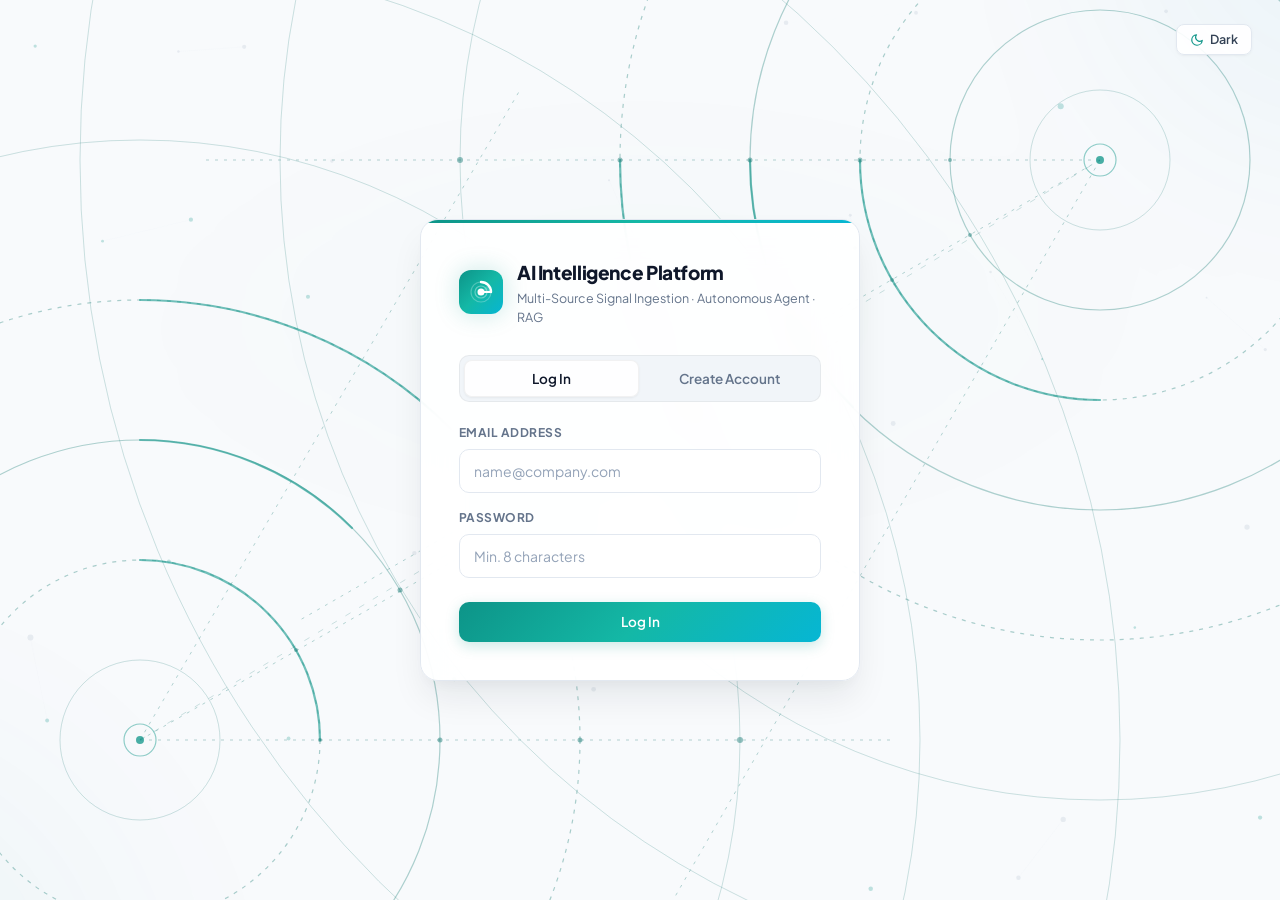
<file: frontend/index.html>
<!doctype html>
<html lang="en" data-theme="light">
<head>
  <meta charset="utf-8">
  <meta name="viewport" content="width=device-width, initial-scale=1">
  <title>AI Intelligence Platform — Multi-Source Intel &amp; Agent</title>
  <link rel="stylesheet" href="style.css?v=6">
  <!-- Multi-source Signal Radar & Intelligence Core Animated Favicon -->
  <link rel="icon" href="data:image/svg+xml,<svg xmlns=%22http://www.w3.org/2000/svg%22 viewBox=%220 0 32 32%22><style>@keyframes r{to{transform:rotate(360deg)}}.s{transform-origin:16px 16px;animation:r 8s linear infinite}</style><rect width=%2232%22 height=%2232%22 rx=%228%22 fill=%22%230d9488%22/><circle cx=%2216%22 cy=%2216%22 r=%2211%22 stroke=%22%23ffffff%22 stroke-width=%221.4%22 stroke-opacity=%220.3%22 fill=%22none%22/><circle cx=%2216%22 cy=%2216%22 r=%226.5%22 stroke=%22%23ffffff%22 stroke-width=%221.4%22 stroke-opacity=%220.5%22 fill=%22none%22/><g class=%22s%22><path d=%22M16 5a11 11 0 0 1 11 11%22 stroke=%22%23ffffff%22 stroke-width=%222.4%22 stroke-linecap=%22round%22 fill=%22none%22/><line x1=%2216%22 y1=%2216%22 x2=%2227%22 y2=%2216%22 stroke=%22%23ffffff%22 stroke-width=%221.8%22 stroke-linecap=%22round%22/></g><circle cx=%2216%22 cy=%2216%22 r=%222.5%22 fill=%22%23ffffff%22/></svg>">
  <script>
    // Apply user saved theme immediately to prevent any flash of unstyled content
    try {
      const savedTheme = localStorage.getItem("aip_theme") || "light";
      document.documentElement.setAttribute("data-theme", savedTheme);
    } catch (_) {}
  </script>
</head>
<body>
  <!-- Large Custom Vector Background: Dual Focal-Point Radar Rings & Aurora Depth -->
  <svg id="ambientBgSvg" class="ambient-svg-bg" aria-hidden="true" viewBox="0 0 1440 900" preserveAspectRatio="xMidYMid slice" xmlns="http://www.w3.org/2000/svg">
    <defs>
      <!-- Soft Aurora Blur Filter -->
      <filter id="auroraBlur" x="-30%" y="-30%" width="160%" height="160%">
        <feGaussianBlur stdDeviation="65" result="blur" />
      </filter>

      <!-- Crisp Technical Radar Linework Glow Filter (Subtle luminous contour for dark mode) -->
      <filter id="radarGlow" x="-30%" y="-30%" width="160%" height="160%">
        <feGaussianBlur stdDeviation="2.2" result="glow" />
        <feMerge>
          <feMergeNode in="glow" />
          <feMergeNode in="SourceGraphic" />
        </feMerge>
      </filter>

      <!-- North-East (Top-Right) Aurora Radial Gradient -->
      <radialGradient id="auroraGradientNE" cx="82%" cy="18%" r="48%" fx="82%" fy="18%">
        <stop offset="0%" class="aurora-stop-teal" stop-color="var(--primary)" stop-opacity="0.18" />
        <stop offset="45%" class="aurora-stop-cyan" stop-color="var(--info)" stop-opacity="0.10" />
        <stop offset="100%" stop-color="var(--primary)" stop-opacity="0" />
      </radialGradient>

      <!-- South-West (Bottom-Left) Aurora Radial Gradient -->
      <radialGradient id="auroraGradientSW" cx="15%" cy="82%" r="50%" fx="15%" fy="82%">
        <stop offset="0%" class="aurora-stop-cyan" stop-color="var(--info)" stop-opacity="0.16" />
        <stop offset="50%" class="aurora-stop-teal" stop-color="var(--primary)" stop-opacity="0.08" />
        <stop offset="100%" stop-color="var(--info)" stop-opacity="0" />
      </radialGradient>

      <!-- Center Ambient Glow -->
      <radialGradient id="auroraGradientCenter" cx="50%" cy="40%" r="55%">
        <stop offset="0%" class="aurora-stop-teal" stop-color="var(--primary)" stop-opacity="0.06" />
        <stop offset="100%" stop-color="var(--primary)" stop-opacity="0" />
      </radialGradient>
    </defs>

    <!-- Layer A: Soft Blurred Aurora Color Blobs -->
    <g class="aurora-blobs" filter="url(#auroraBlur)">
      <!-- Top-right aurora cloud -->
      <circle cx="1180" cy="160" r="380" fill="url(#auroraGradientNE)" />
      <!-- Bottom-left aurora cloud -->
      <circle cx="220" cy="740" r="420" fill="url(#auroraGradientSW)" />
      <!-- Subtle center depth blob -->
      <ellipse cx="720" cy="360" rx="550" ry="240" fill="url(#auroraGradientCenter)" />
    </g>

    <!-- Layer B: North-East Focal Radar Rings & Reticles (Primary Focal Point) -->
    <g class="radar-system radar-system-ne" transform="translate(1180, 160)">
      <!-- Faint concentric range rings -->
      <circle cx="0" cy="0" r="70" class="radar-ring-faint" />
      <circle cx="0" cy="0" r="150" class="radar-ring-solid" />
      <circle cx="0" cy="0" r="240" class="radar-ring-dashed" />
      <circle cx="0" cy="0" r="350" class="radar-ring-solid" />
      <circle cx="0" cy="0" r="480" class="radar-ring-dashed" />
      <circle cx="0" cy="0" r="640" class="radar-ring-faint" />
      <circle cx="0" cy="0" r="820" class="radar-ring-faint" />
      <circle cx="0" cy="0" r="1020" class="radar-ring-faint" />

      <!-- Segmented concentric sweep arcs -->
      <path d="M -240,0 A 240,240 0 0,0 0,240" class="radar-arc-accent" />
      <path d="M -350,0 A 350,350 0 0,0 -247,247" class="radar-arc-accent" />
      <path d="M -480,0 A 480,480 0 0,0 -339,339" class="radar-arc-accent" />

      <!-- Radial telemetry axes -->
      <line x1="0" y1="0" x2="-800" y2="460" class="radar-axis" />
      <line x1="0" y1="0" x2="-900" y2="0" class="radar-axis" />
      <line x1="0" y1="0" x2="-450" y2="780" class="radar-axis" />

      <!-- Degree calibration ticks along sweep lines -->
      <circle cx="-150" cy="0" r="2" class="radar-tick" />
      <circle cx="-240" cy="0" r="2.5" class="radar-tick" />
      <circle cx="-350" cy="0" r="2.5" class="radar-tick" />
      <circle cx="-480" cy="0" r="2.5" class="radar-tick" />
      <circle cx="-640" cy="0" r="3" class="radar-tick" />
      <circle cx="-130" cy="75" r="2" class="radar-tick" />
      <circle cx="-208" cy="120" r="2" class="radar-tick" />
      <circle cx="-303" cy="175" r="2.5" class="radar-tick" />
      <circle cx="-416" cy="240" r="2.5" class="radar-tick" />

      <!-- Center Node Marker -->
      <circle cx="0" cy="0" r="4" class="radar-center-node" />
      <circle cx="0" cy="0" r="16" class="radar-center-ring" />
    </g>

    <!-- Layer C: South-West Focal Radar Rings & Reticles (Secondary Focal Point) -->
    <g class="radar-system radar-system-sw" transform="translate(220, 740)">
      <!-- Faint concentric range rings -->
      <circle cx="0" cy="0" r="80" class="radar-ring-faint" />
      <circle cx="0" cy="0" r="180" class="radar-ring-dashed" />
      <circle cx="0" cy="0" r="300" class="radar-ring-solid" />
      <circle cx="0" cy="0" r="440" class="radar-ring-dashed" />
      <circle cx="0" cy="0" r="600" class="radar-ring-faint" />
      <circle cx="0" cy="0" r="780" class="radar-ring-faint" />
      <circle cx="0" cy="0" r="980" class="radar-ring-faint" />

      <!-- Segmented concentric sweep arcs -->
      <path d="M 0,-180 A 180,180 0 0,1 180,0" class="radar-arc-accent" />
      <path d="M 0,-300 A 300,300 0 0,1 212,-212" class="radar-arc-accent" />
      <path d="M 0,-440 A 440,440 0 0,1 311,-311" class="radar-arc-accent" />

      <!-- Radial telemetry axes -->
      <line x1="0" y1="0" x2="700" y2="-400" class="radar-axis" />
      <line x1="0" y1="0" x2="750" y2="0" class="radar-axis" />
      <line x1="0" y1="0" x2="380" y2="-650" class="radar-axis" />

      <!-- Degree calibration ticks along sweep lines -->
      <circle cx="180" cy="0" r="2" class="radar-tick" />
      <circle cx="300" cy="0" r="2.5" class="radar-tick" />
      <circle cx="440" cy="0" r="2.5" class="radar-tick" />
      <circle cx="600" cy="0" r="3" class="radar-tick" />
      <circle cx="156" cy="-90" r="2" class="radar-tick" />
      <circle cx="260" cy="-150" r="2.5" class="radar-tick" />
      <circle cx="381" cy="-220" r="2.5" class="radar-tick" />

      <!-- Center Node Marker -->
      <circle cx="0" cy="0" r="4" class="radar-center-node" />
      <circle cx="0" cy="0" r="16" class="radar-center-ring" />
    </g>

    <!-- Layer D: Connecting Sub-Telemetry Alignment Grid -->
    <g class="radar-grid-connectors">
      <line x1="220" y1="740" x2="1180" y2="160" class="radar-axis-diagonal" />
      <circle cx="700" cy="450" r="3" class="radar-tick" />
    </g>
  </svg>

  <!-- Faint Animated Knowledge Graph Canvas (Sits Above Vector Background) -->
  <canvas id="graphCanvas" class="graph-bg-canvas" aria-hidden="true"></canvas>

  <div class="app">

    <!-- ===================== Auth screen ===================== -->
    <section id="auth" class="auth-screen">
      <!-- Auth Top Theme Switcher -->
      <div class="auth-theme-bar">
        <button id="authThemeToggle" class="btn ghost small theme-toggle-btn" type="button" aria-label="Toggle theme">
          <svg class="theme-icon-moon" width="14" height="14" viewBox="0 0 24 24" fill="none" stroke="currentColor" stroke-width="2" stroke-linecap="round" stroke-linejoin="round">
            <path d="M21 12.79A9 9 0 1 1 11.21 3 7 7 0 0 0 21 12.79z"></path>
          </svg>
          <svg class="theme-icon-sun" width="14" height="14" viewBox="0 0 24 24" fill="none" stroke="currentColor" stroke-width="2" stroke-linecap="round" stroke-linejoin="round" style="display:none;">
            <circle cx="12" cy="12" r="5"></circle>
            <line x1="12" y1="1" x2="12" y2="3"></line>
            <line x1="12" y1="21" x2="12" y2="23"></line>
            <line x1="4.22" y1="4.22" x2="5.64" y2="5.64"></line>
            <line x1="18.36" y1="18.36" x2="19.78" y2="19.78"></line>
            <line x1="1" y1="12" x2="3" y2="12"></line>
            <line x1="21" y1="12" x2="23" y2="12"></line>
            <line x1="4.22" y1="19.78" x2="5.64" y2="18.36"></line>
            <line x1="18.36" y1="5.64" x2="19.78" y2="4.22"></line>
          </svg>
          <span class="theme-text">Dark</span>
        </button>
      </div>

      <div class="auth-card">
        <div class="brand">
          <div class="brand-icon" title="Multi-Source Signal Radar">
            <!-- Animated Intelligence Radar & Sensor Core Icon -->
            <svg class="radar-icon-svg" width="24" height="24" viewBox="0 0 24 24" fill="none" stroke="currentColor" stroke-width="2" stroke-linecap="round" stroke-linejoin="round">
              <circle cx="12" cy="12" r="10" stroke="currentColor" stroke-width="1.2" stroke-opacity="0.25" fill="none"></circle>
              <circle cx="12" cy="12" r="6" stroke="currentColor" stroke-width="1.2" stroke-opacity="0.35" class="radar-concentric-pulse" fill="none"></circle>
              <g class="radar-sweep-beam">
                <path d="M12 2a10 10 0 0 1 10 10" stroke-width="2.4" stroke="currentColor" fill="none"></path>
                <line x1="12" y1="12" x2="22" y2="12" stroke="currentColor" stroke-width="1.8"></line>
                <polygon points="12,12 22,12 19,5" fill="currentColor" fill-opacity="0.16" stroke="none"></polygon>
              </g>
              <circle cx="12" cy="12" r="2.5" fill="currentColor"></circle>
            </svg>
          </div>
          <div>
            <h1>AI Intelligence Platform</h1>
            <p>Multi-Source Signal Ingestion &middot; Autonomous Agent &middot; RAG</p>
          </div>
        </div>

        <div class="tabs" role="tablist">
          <button class="tab active" id="loginTab" type="button">Log In</button>
          <button class="tab" id="registerTab" type="button">Create Account</button>
        </div>

        <form id="authForm" novalidate>
          <label class="field">
            <span>Email Address</span>
            <input id="email" type="email" placeholder="name@company.com" autocomplete="username" required>
          </label>
          <label class="field">
            <span>Password</span>
            <input id="password" type="password" placeholder="Min. 8 characters" autocomplete="current-password" required>
          </label>
          <button id="authBtn" class="btn primary block" type="submit">
            <span id="authBtnLabel">Log In</span>
            <span id="authSpinner" class="spinner" hidden style="display: none;"></span>
          </button>
          <div id="authMsg" class="msg-box" hidden style="display: none;"></div>
        </form>
      </div>
    </section>

    <!-- ===================== Main app ===================== -->
    <div id="shell" hidden style="display: none;">
      <header class="topbar">
        <div class="topbar-brand">
          <div class="brand-icon" title="Multi-Source Signal Radar">
            <!-- Animated Intelligence Radar & Sensor Core Icon -->
            <svg class="radar-icon-svg" width="22" height="22" viewBox="0 0 24 24" fill="none" stroke="currentColor" stroke-width="2" stroke-linecap="round" stroke-linejoin="round">
              <circle cx="12" cy="12" r="10" stroke="currentColor" stroke-width="1.2" stroke-opacity="0.25" fill="none"></circle>
              <circle cx="12" cy="12" r="6" stroke="currentColor" stroke-width="1.2" stroke-opacity="0.35" class="radar-concentric-pulse" fill="none"></circle>
              <g class="radar-sweep-beam">
                <path d="M12 2a10 10 0 0 1 10 10" stroke-width="2.4" stroke="currentColor" fill="none"></path>
                <line x1="12" y1="12" x2="22" y2="12" stroke="currentColor" stroke-width="1.8"></line>
                <polygon points="12,12 22,12 19,5" fill="currentColor" fill-opacity="0.16" stroke="none"></polygon>
              </g>
              <circle cx="12" cy="12" r="2.5" fill="currentColor"></circle>
            </svg>
          </div>
          <div>
            <h1>AI Intelligence Platform</h1>
            <p class="muted" style="font-size: 11.5px; margin: 0;">Multi-Source Intelligence &middot; LangGraph Agent</p>
          </div>
        </div>

        <div class="topbar-right">
          <!-- Light/Dark Mode Switcher -->
          <button id="themeToggle" class="btn ghost small theme-toggle-btn" type="button" aria-label="Toggle light or dark theme" title="Toggle theme">
            <svg class="theme-icon-moon" width="14" height="14" viewBox="0 0 24 24" fill="none" stroke="currentColor" stroke-width="2" stroke-linecap="round" stroke-linejoin="round">
              <path d="M21 12.79A9 9 0 1 1 11.21 3 7 7 0 0 0 21 12.79z"></path>
            </svg>
            <svg class="theme-icon-sun" width="14" height="14" viewBox="0 0 24 24" fill="none" stroke="currentColor" stroke-width="2" stroke-linecap="round" stroke-linejoin="round" style="display:none;">
              <circle cx="12" cy="12" r="5"></circle>
              <line x1="12" y1="1" x2="12" y2="3"></line>
              <line x1="12" y1="21" x2="12" y2="23"></line>
              <line x1="4.22" y1="4.22" x2="5.64" y2="5.64"></line>
              <line x1="18.36" y1="18.36" x2="19.78" y2="19.78"></line>
              <line x1="1" y1="12" x2="3" y2="12"></line>
              <line x1="21" y1="12" x2="23" y2="12"></line>
              <line x1="4.22" y1="19.78" x2="5.64" y2="18.36"></line>
              <line x1="18.36" y1="5.64" x2="19.78" y2="4.22"></line>
            </svg>
            <span class="theme-text">Dark</span>
          </button>

          <!-- User Badge -->
          <div class="user-badge">
            <div class="user-avatar" id="userAvatarChar">U</div>
            <span id="userEmail" class="muted" style="color: var(--text-body); font-weight: 500;"></span>
          </div>
          <!-- admin button to toggle to admin dashboard -->
          <button
              id="openAdminPanel"
              class="btn ghost small"
              type="button"
              title="Open Admin Dashboard"
              hidden>

              <span>
                  Admin Dashboard
              </span>

          </button>
          <!-- Log out -->
          <button id="logout" class="btn ghost small" title="Sign out">
            <svg width="14" height="14" viewBox="0 0 24 24" fill="none" stroke="currentColor" stroke-width="2" stroke-linecap="round" stroke-linejoin="round">
              <path d="M9 21H5a2 2 0 0 1-2-2V5a2 2 0 0 1 2-2h4"></path>
              <polyline points="16 17 21 12 16 7"></polyline>
              <line x1="21" y1="12" x2="9" y2="12"></line>
            </svg>
            <span>Log out</span>
          </button>
        </div>
      </header>

      <!-- Navigation Tabs (Apple Segmented Style) -->
      <nav class="tabs-nav" aria-label="Main Navigation">
        <button class="navbtn active" data-view="dashboard">
          <svg viewBox="0 0 24 24" fill="none" stroke="currentColor" stroke-width="2" stroke-linecap="round" stroke-linejoin="round">
            <rect x="3" y="3" width="7" height="9"></rect>
            <rect x="14" y="3" width="7" height="5"></rect>
            <rect x="14" y="12" width="7" height="9"></rect>
            <rect x="3" y="16" width="7" height="5"></rect>
          </svg>
          <span>Dashboard</span>
        </button>
        <button class="navbtn" data-view="chat">
          <svg viewBox="0 0 24 24" fill="none" stroke="currentColor" stroke-width="2" stroke-linecap="round" stroke-linejoin="round">
            <path d="M21 15a2 2 0 0 1-2 2H7l-4 4V5a2 2 0 0 1 2-2h14a2 2 0 0 1 2 2z"></path>
          </svg>
          <span>AI Agent</span>
        </button>
        <button class="navbtn" data-view="intelligence">
          <svg viewBox="0 0 24 24" fill="none" stroke="currentColor" stroke-width="2" stroke-linecap="round" stroke-linejoin="round">
            <path d="M4 11a9 9 0 0 1 9 9"></path>
            <path d="M4 4a16 16 0 0 1 16 16"></path>
            <circle cx="5" cy="19" r="1"></circle>
          </svg>
          <span>Intelligence Feed</span>
        </button>
        <button class="navbtn" data-view="trends">
          <svg viewBox="0 0 24 24" fill="none" stroke="currentColor" stroke-width="2" stroke-linecap="round" stroke-linejoin="round">
            <polyline points="23 6 13.5 15.5 8.5 10.5 1 18"></polyline>
            <polyline points="17 6 23 6 23 12"></polyline>
          </svg>
          <span>Trends</span>
        </button>
        <button class="navbtn" data-view="rag">
          <svg viewBox="0 0 24 24" fill="none" stroke="currentColor" stroke-width="2" stroke-linecap="round" stroke-linejoin="round">
            <ellipse cx="12" cy="5" rx="9" ry="3"></ellipse>
            <path d="M21 12c0 1.66-4 3-9 3s-9-1.34-9-3"></path>
            <path d="M3 5v14c0 1.66 4 3 9 3s9-1.34 9-3V5"></path>
          </svg>
          <span>Knowledge Base</span>
        </button>
        <button class="navbtn" data-view="analytics">
          <svg viewBox="0 0 24 24" fill="none" stroke="currentColor" stroke-width="2" stroke-linecap="round" stroke-linejoin="round">
            <line x1="18" y1="20" x2="18" y2="10"></line>
            <line x1="12" y1="20" x2="12" y2="4"></line>
            <line x1="6" y1="20" x2="6" y2="14"></line>
          </svg>
          <span>Analytics</span>
        </button>
      </nav>

      <main>
        <!-- ==================== View: Dashboard ==================== -->
        <section id="view-dashboard" class="view active">
          <!-- Intentional Layout Header Banner -->
          <div class="view-header-strip">
            <div class="view-header-left">
              <span class="view-header-tag">Live Feed</span>
              <div class="view-header-text"><strong>Multi-Source Intelligence Core:</strong> Tracking technology velocity across 5 channels.</div>
            </div>
            <div class="quick-action-item">
              <span class="quick-action-dot"></span>
              <span style="font-size: 12px; font-weight: 600; color: var(--success);">Pipeline Active</span>
            </div>
          </div>

          <!-- KPI Metric Cards -->
          <div class="grid-cards" id="dashCards"></div>

          <!-- Quick Actions & Pipeline Status Strip -->
          <div class="quick-actions-bar">
            <div class="quick-actions-left">
              <div class="quick-action-item">
                <svg width="14" height="14" viewBox="0 0 24 24" fill="none" stroke="var(--primary)" stroke-width="2" stroke-linecap="round" stroke-linejoin="round"><path d="M4 11a9 9 0 0 1 9 9"></path><path d="M4 4a16 16 0 0 1 16 16"></path><circle cx="5" cy="19" r="1"></circle></svg>
                <span>Sources: arXiv, GitHub, Hacker News, Reddit, RSS</span>
              </div>
              <div class="quick-action-item">
                <svg width="14" height="14" viewBox="0 0 24 24" fill="none" stroke="var(--success)" stroke-width="2" stroke-linecap="round" stroke-linejoin="round"><polyline points="23 6 13.5 15.5 8.5 10.5 1 18"></polyline><polyline points="17 6 23 6 23 12"></polyline></svg>
                <span>Clustering: Single-link token &amp; entity Jaccard</span>
              </div>
            </div>
            <div class="quick-actions-btns">
              <button class="btn ghost small" onclick="switchView('chat')">Launch AI Agent &rarr;</button>
              <button class="btn ghost small" onclick="switchView('trends')">View Trends &rarr;</button>
            </div>
          </div>

          <!-- Recent Intelligence Feed -->
          <div class="panel">
            <div class="panel-head">
              <div class="panel-head-titles">
                <h2>
                  <svg width="18" height="18" viewBox="0 0 24 24" fill="none" stroke="var(--primary)" stroke-width="2" stroke-linecap="round" stroke-linejoin="round">
                    <circle cx="12" cy="12" r="10"></circle>
                    <polyline points="12 6 12 12 16 14"></polyline>
                  </svg>
                  Recent Intelligence Feed
                </h2>
                <span class="panel-desc">Top scored stories normalized across RSS, GitHub, Hacker News, arXiv, and Reddit</span>
              </div>
              <button class="btn ghost small" id="dashRefresh">
                <svg width="13" height="13" viewBox="0 0 24 24" fill="none" stroke="currentColor" stroke-width="2" stroke-linecap="round" stroke-linejoin="round">
                  <polyline points="23 4 23 10 17 10"></polyline>
                  <path d="M20.49 15a9 9 0 1 1-2.12-9.36L23 10"></path>
                </svg>
                Refresh Feed
              </button>
            </div>
            <div id="dashRecent" class="list"></div>
          </div>
        </section>

        <!-- ==================== View: AI Agent Chat ==================== -->
        <section id="view-chat" class="view">
          <div class="panel chat-panel">
            <div class="panel-head">
              <div class="panel-head-titles">
                <h2>
                  <svg width="18" height="18" viewBox="0 0 24 24" fill="none" stroke="var(--primary)" stroke-width="2" stroke-linecap="round" stroke-linejoin="round">
                    <path d="M12 2a10 10 0 0 1 10 10" stroke-width="2.5"></path>
                    <circle cx="12" cy="12" r="3" fill="currentColor"></circle>
                    <path d="M12 22a10 10 0 0 1-10-10"></path>
                  </svg>
                  Autonomous Research Agent
                </h2>
                <div class="chat-header-status">
                  <span class="pulse-dot"></span>
                  <span>LangGraph Agent Loop Active &middot; Capped at 6 Tool Rounds</span>
                </div>
              </div>
              <button class="btn ghost small" id="clearChat" title="Reset chat history">
                <svg width="13" height="13" viewBox="0 0 24 24" fill="none" stroke="currentColor" stroke-width="2" stroke-linecap="round" stroke-linejoin="round">
                  <polyline points="3 6 5 6 21 6"></polyline>
                  <path d="M19 6v14a2 2 0 0 1-2 2H7a2 2 0 0 1-2-2V6m3 0V4a2 2 0 0 1 2-2h4a2 2 0 0 1 2 2v2"></path>
                </svg>
                Clear Conversation
              </button>
            </div>

            <!-- Messages stream -->
            <div id="messages" class="messages">
              <!-- Default Welcome Hero (prevents empty canvas feeling) -->
              <div class="chat-welcome-hero" id="chatWelcomeHero">
                <div class="chat-welcome-icon" title="Multi-Source Signal Radar">
                  <svg class="radar-icon-svg" width="28" height="28" viewBox="0 0 24 24" fill="none" stroke="currentColor" stroke-width="2" stroke-linecap="round" stroke-linejoin="round">
                    <circle cx="12" cy="12" r="10" stroke="currentColor" stroke-width="1.2" stroke-opacity="0.25" fill="none"></circle>
                    <circle cx="12" cy="12" r="6" stroke="currentColor" stroke-width="1.2" stroke-opacity="0.35" class="radar-concentric-pulse" fill="none"></circle>
                    <g class="radar-sweep-beam">
                      <path d="M12 2a10 10 0 0 1 10 10" stroke-width="2.4" stroke="currentColor" fill="none"></path>
                      <line x1="12" y1="12" x2="22" y2="12" stroke="currentColor" stroke-width="1.8"></line>
                      <polygon points="12,12 22,12 19,5" fill="currentColor" fill-opacity="0.16" stroke="none"></polygon>
                    </g>
                    <circle cx="12" cy="12" r="2.5" fill="currentColor"></circle>
                  </svg>
                </div>
                <h3>AI Intelligence Platform Assistant</h3>
                <p>I can autonomously search stored articles, examine emerging trend velocity, retrieve grounded knowledge from the local RAG store, or run fresh multi-source research.</p>
              </div>
            </div>

            <!-- Suggested queries -->
            <div class="suggested-container">
              <div class="suggested-label">Prompt Suggestions</div>
              <div id="suggested" class="suggested"></div>
            </div>

            <!-- Chat Composer -->
            <form id="chatForm" class="composer">
              <input id="query" placeholder="Ask about stored intelligence, emerging trends, or request fresh research..." autocomplete="off">
              <button id="send" class="btn primary" type="submit">
                <svg width="15" height="15" viewBox="0 0 24 24" fill="none" stroke="currentColor" stroke-width="2.5" stroke-linecap="round" stroke-linejoin="round">
                  <line x1="22" y1="2" x2="11" y2="13"></line>
                  <polygon points="22 2 15 22 11 13 2 9 22 2"></polygon>
                </svg>
                <span>Send</span>
              </button>
            </form>
          </div>
        </section>

        <!-- ==================== View: Intelligence Feed ==================== -->
        <section id="view-intelligence" class="view">
          <div class="panel">
            <div class="panel-head">
              <div class="panel-head-titles">
                <h2>
                  <svg width="18" height="18" viewBox="0 0 24 24" fill="none" stroke="var(--primary)" stroke-width="2" stroke-linecap="round" stroke-linejoin="round">
                    <polygon points="12 2 2 7 12 12 22 7 12 2"></polygon>
                    <polyline points="2 17 12 22 22 17"></polyline>
                    <polyline points="2 12 12 17 22 12"></polyline>
                  </svg>
                  Multi-Source Intelligence Feed
                </h2>
                <span class="panel-desc">Normalized, categorized, and deduplicated articles ordered by computed relevance</span>
              </div>
              <button class="btn ghost small" id="intelRefresh">
                <svg width="13" height="13" viewBox="0 0 24 24" fill="none" stroke="currentColor" stroke-width="2" stroke-linecap="round" stroke-linejoin="round">
                  <polyline points="23 4 23 10 17 10"></polyline>
                  <path d="M20.49 15a9 9 0 1 1-2.12-9.36L23 10"></path>
                </svg>
                Refresh Feed
              </button>
            </div>
            <div id="articles" class="grid-cards"></div>
          </div>
        </section>

        <!-- ==================== View: Trends ==================== -->
        <section id="view-trends" class="view">
          <div class="panel">
            <div class="panel-head">
              <div class="panel-head-titles">
                <h2>
                  <svg width="18" height="18" viewBox="0 0 24 24" fill="none" stroke="var(--primary)" stroke-width="2" stroke-linecap="round" stroke-linejoin="round">
                    <polyline points="23 6 13.5 15.5 8.5 10.5 1 18"></polyline>
                    <polyline points="17 6 23 6 23 12"></polyline>
                  </svg>
                  Topic Clusters &amp; Emerging Trends
                </h2>
                <p class="muted trends-sub" id="trendsStatus">&nbsp;</p>
              </div>
              <button class="btn ghost small" id="trendsRefresh">
                <svg width="13" height="13" viewBox="0 0 24 24" fill="none" stroke="currentColor" stroke-width="2" stroke-linecap="round" stroke-linejoin="round">
                  <polyline points="23 4 23 10 17 10"></polyline>
                  <path d="M20.49 15a9 9 0 1 1-2.12-9.36L23 10"></path>
                </svg>
                <span id="trendsRefreshLabel">Refresh Trends</span>
              </button>
            </div>
            <div id="trendList" class="trend-list"></div>
          </div>
        </section>

        <!-- ==================== View: Knowledge Base / RAG ==================== -->
        <section id="view-rag" class="view">
          <div class="panel">
            <div class="panel-head">
              <div class="panel-head-titles">
                <h2>
                  <svg width="18" height="18" viewBox="0 0 24 24" fill="none" stroke="var(--primary)" stroke-width="2" stroke-linecap="round" stroke-linejoin="round">
                    <circle cx="11" cy="11" r="8"></circle>
                    <line x1="21" y1="21" x2="16.65" y2="16.65"></line>
                  </svg>
                  Grounded Knowledge Base &middot; Vector Retrieval (RAG)
                </h2>
                <span class="panel-desc">Semantic TF-IDF index &amp; title-overlap reranking with article metadata filtering</span>
              </div>
            </div>

            <!-- Rebuild Action Card -->
            <div class="kb-action-card">
              <div class="kb-action-info">
                <div class="kb-action-title">Local Knowledge Base Inverted Index</div>
                <div class="kb-action-desc" id="kbStatus">Click to rebuild chunks and TF-IDF vocabulary from all stored articles.</div>
              </div>
              <button class="btn primary small" id="rebuildKb">
                <svg width="13" height="13" viewBox="0 0 24 24" fill="none" stroke="currentColor" stroke-width="2" stroke-linecap="round" stroke-linejoin="round">
                  <polyline points="23 4 23 10 17 10"></polyline>
                  <path d="M20.49 15a9 9 0 1 1-2.12-9.36L23 10"></path>
                </svg>
                Build / Rebuild Index
              </button>
            </div>

            <form id="ragForm" class="composer">
              <input id="ragQuery" placeholder="Search knowledge base chunks (e.g. 'agent tools', 'transformer architecture', 'robotics')..." autocomplete="off">
              <button class="btn primary" type="submit">
                <svg width="15" height="15" viewBox="0 0 24 24" fill="none" stroke="currentColor" stroke-width="2.5" stroke-linecap="round" stroke-linejoin="round">
                  <circle cx="11" cy="11" r="8"></circle>
                  <line x1="21" y1="21" x2="16.65" y2="16.65"></line>
                </svg>
                <span>Search</span>
              </button>
            </form>

            <div id="ragResults" class="rag-results-list"></div>
          </div>
        </section>

        <!-- ==================== View: Analytics ==================== -->
        <section id="view-analytics" class="view">
          <div class="panel">
            <div class="panel-head">
              <div class="panel-head-titles">
                <h2>
                  <svg width="18" height="18" viewBox="0 0 24 24" fill="none" stroke="var(--primary)" stroke-width="2" stroke-linecap="round" stroke-linejoin="round">
                    <line x1="18" y1="20" x2="18" y2="10"></line>
                    <line x1="12" y1="20" x2="12" y2="4"></line>
                    <line x1="6" y1="20" x2="6" y2="14"></line>
                  </svg>
                  Platform Intelligence Analytics
                </h2>
                <span class="panel-desc">Real-time breakdown of sources, content categories, and pipeline metrics</span>
              </div>
              <button class="btn ghost small" id="analyticsRefresh">
                <svg width="13" height="13" viewBox="0 0 24 24" fill="none" stroke="currentColor" stroke-width="2" stroke-linecap="round" stroke-linejoin="round">
                  <polyline points="23 4 23 10 17 10"></polyline>
                  <path d="M20.49 15a9 9 0 1 1-2.12-9.36L23 10"></path>
                </svg>
                Refresh Analytics
              </button>
            </div>
            <div id="analyticsBox" class="grid-cards"></div>
          </div>
        </section>
      </main>
    </div>
  </div>

  <script src="app.js?v=5"></script>
</body>
</html>
</file>
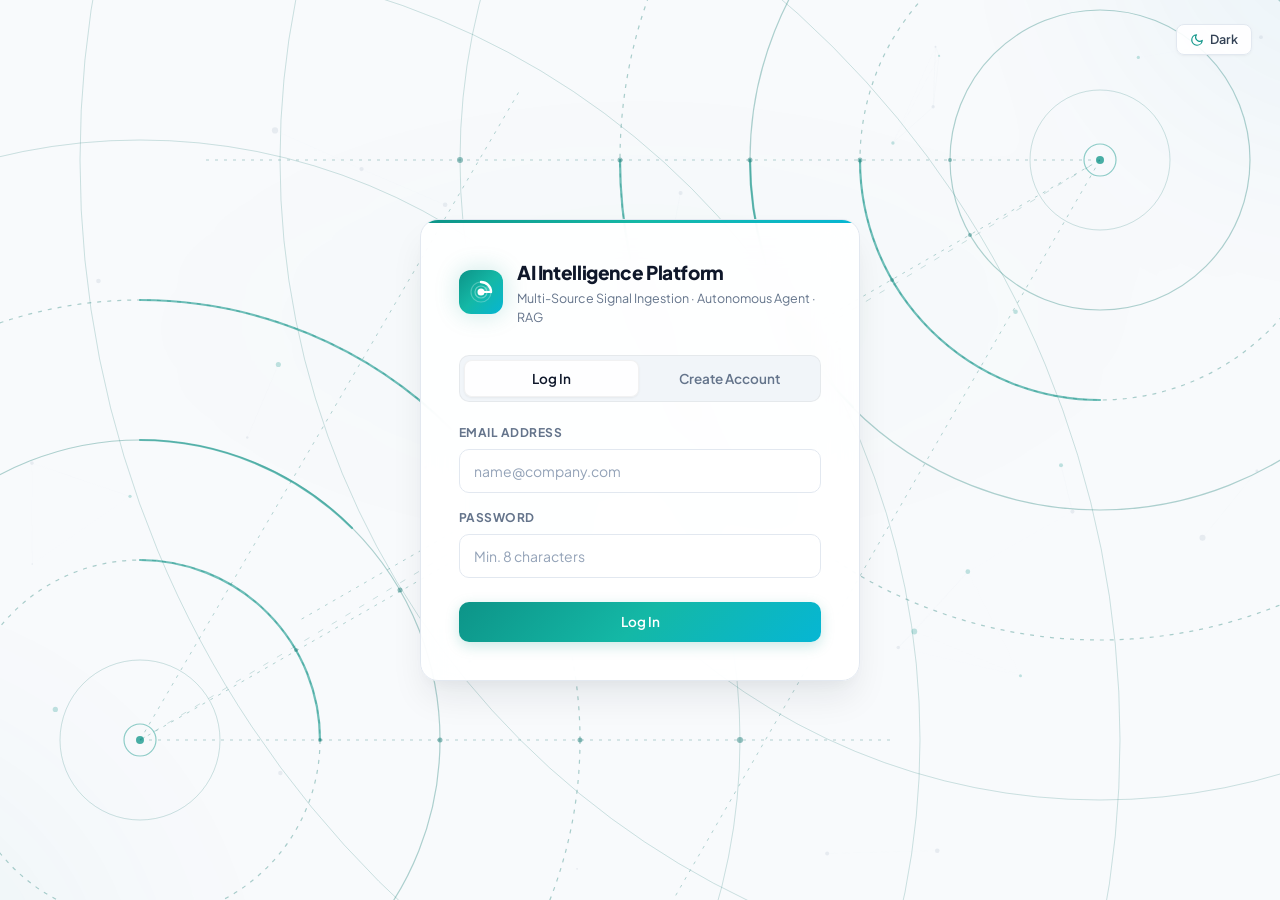
<file: frontend/admin/index.html>
<!DOCTYPE html>
<html lang="en" data-theme="light">
<head>
    <meta charset="UTF-8">
    <meta name="viewport" content="width=device-width, initial-scale=1.0">

    <title>AI Intelligence Platform — Admin</title>

    <!-- Main platform styles -->
    <link rel="stylesheet" href="../style.css?v=6">

    <!-- Admin-specific styles -->
    <link rel="stylesheet" href="admin.css?v=2">
</head>

<body>

    <!-- =========================
         Background
    ========================== -->
    <div class="ambient-svg-bg " aria-hidden="true">
        <div class="aurora aurora-1"></div>
        <div class="aurora aurora-2"></div>
        <div class="aurora aurora-3"></div>

        <svg class="radar-bg"
             viewBox="0 0 1000 700"
             preserveAspectRatio="none">

            <defs>
                <radialGradient id="radarGlow"
                                cx="50%"
                                cy="50%"
                                r="50%">

                    <stop offset="0%"
                          stop-opacity="0.18"></stop>

                    <stop offset="70%"
                          stop-opacity="0.04"></stop>

                    <stop offset="100%"
                          stop-opacity="0"></stop>
                </radialGradient>
            </defs>

            <ellipse
                cx="500"
                cy="350"
                rx="380"
                ry="250"
                fill="url(#radarGlow)">
            </ellipse>

            <ellipse
                cx="500"
                cy="350"
                rx="280"
                ry="180"
                fill="none">
            </ellipse>

            <ellipse
                cx="500"
                cy="350"
                rx="180"
                ry="115"
                fill="none">
            </ellipse>
        </svg>
    </div>


    <!-- Faint Animated Knowledge Graph -->
    <canvas
        id="graphCanvas"
        class="graph-bg-canvas"
        aria-hidden="true">
    </canvas>


    <!-- =========================
         Admin Shell
    ========================== -->
    <div id="adminShell" class="admin-shell">


        <!-- =========================
             Topbar
             Same structure as User Platform
        ========================== -->
        <header class="topbar">

            <div class="topbar-brand">

                <div class="brand-icon"
                     title="Multi-Source Signal Radar">

                    <!-- Animated Intelligence Radar & Sensor Core Icon -->
                    <svg class="radar-icon-svg"
                         width="22"
                         height="22"
                         viewBox="0 0 24 24"
                         fill="none"
                         stroke="currentColor"
                         stroke-width="2"
                         stroke-linecap="round"
                         stroke-linejoin="round">

                        <circle
                            cx="12"
                            cy="12"
                            r="10"
                            stroke="currentColor"
                            stroke-width="1.2"
                            stroke-opacity="0.25"
                            fill="none">
                        </circle>

                        <circle
                            cx="12"
                            cy="12"
                            r="6"
                            stroke="currentColor"
                            stroke-width="1.2"
                            stroke-opacity="0.35"
                            class="radar-concentric-pulse"
                            fill="none">
                        </circle>

                        <g class="radar-sweep-beam">

                            <path
                                d="M12 2a10 10 0 0 1 10 10"
                                stroke-width="2.4"
                                stroke="currentColor"
                                fill="none">
                            </path>

                            <line
                                x1="12"
                                y1="12"
                                x2="22"
                                y2="12"
                                stroke="currentColor"
                                stroke-width="1.8">
                            </line>

                            <polygon
                                points="12,12 22,12 19,5"
                                fill="currentColor"
                                fill-opacity="0.16"
                                stroke="none">
                            </polygon>

                        </g>

                        <circle
                            cx="12"
                            cy="12"
                            r="2.5"
                            fill="currentColor">
                        </circle>

                    </svg>

                </div>


                <div>

                    <h1>
                        AI Intelligence Platform
                    </h1>

                    <p class="muted"
                       style="font-size: 11.5px; margin: 0;">

                        Admin Control Center

                    </p>

                </div>

            </div>


            <div class="topbar-right">


                <!-- =========================
                     Light / Dark Mode
                ========================== -->
                <button
                    id="themeToggle"
                    class="btn ghost small theme-toggle-btn"
                    type="button"
                    aria-label="Toggle light or dark theme"
                    title="Toggle theme">

                    <svg
                        class="theme-icon-moon"
                        width="14"
                        height="14"
                        viewBox="0 0 24 24"
                        fill="none"
                        stroke="currentColor"
                        stroke-width="2"
                        stroke-linecap="round"
                        stroke-linejoin="round">

                        <path
                            d="M21 12.79A9 9 0 1 1 11.21 3
                               7 7 0 0 0 21 12.79z">
                        </path>

                    </svg>


                    <svg
                        class="theme-icon-sun"
                        width="14"
                        height="14"
                        viewBox="0 0 24 24"
                        fill="none"
                        stroke="currentColor"
                        stroke-width="2"
                        stroke-linecap="round"
                        stroke-linejoin="round"
                        style="display:none;">

                        <circle cx="12" cy="12" r="5"></circle>

                        <line x1="12" y1="1"
                              x2="12" y2="3"></line>

                        <line x1="12" y1="21"
                              x2="12" y2="23"></line>

                        <line x1="4.22" y1="4.22"
                              x2="5.64" y2="5.64"></line>

                        <line x1="18.36" y1="18.36"
                              x2="19.78" y2="19.78"></line>

                        <line x1="1" y1="12"
                              x2="3" y2="12"></line>

                        <line x1="21" y1="12"
                              x2="23" y2="12"></line>

                        <line x1="4.22" y1="19.78"
                              x2="5.64" y2="18.36"></line>

                        <line x1="18.36" y1="5.64"
                              x2="19.78" y2="4.22"></line>

                    </svg>

                    <span class="theme-text">
                        Dark
                    </span>

                </button>


                <!-- =========================
                     Admin User Badge
                ========================== -->
                <div class="user-badge">

                    <div
                        class="user-avatar"
                        id="adminAvatar">

                        A

                    </div>


                    <span
                        id="adminEmail"
                        class="muted"
                        style="color: var(--text-body); font-weight: 500;">

                        Loading...

                    </span>

                </div>


                <!-- =========================
                     Open User Platform
                ========================== -->
                <button
                    id="openUserPlatform"
                    class="btn ghost small"
                    type="button"
                    title="Open User Platform">

                    <span>
                        Open User Platform
                    </span>

                </button>


                <!-- =========================
                     Logout
                ========================== -->
                <button
                    id="logoutBtn"
                    class="btn ghost small"
                    type="button"
                    title="Sign out">

                    <svg
                        width="14"
                        height="14"
                        viewBox="0 0 24 24"
                        fill="none"
                        stroke="currentColor"
                        stroke-width="2"
                        stroke-linecap="round"
                        stroke-linejoin="round">

                        <path
                            d="M9 21H5a2 2 0 0 1-2-2V5a2 2 0 0 1 2-2h4">
                        </path>

                        <polyline
                            points="16 17 21 12 16 7">
                        </polyline>

                        <line
                            x1="21"
                            y1="12"
                            x2="9"
                            y2="12">
                        </line>

                    </svg>

                    <span>
                        Log out
                    </span>

                </button>

            </div>

        </header>



        <!-- =========================
             Admin Layout
        ========================== -->
        <div class="admin-layout">


            <!-- =========================
                 Sidebar
            ========================== -->
            <aside class="admin-sidebar">

                <div class="sidebar-heading">
                    ADMIN
                </div>


                <nav class="admin-nav">

                    <button
                        class="admin-nav-btn active"
                        data-admin-view="overview"
                        type="button">

                        <span class="nav-icon">⌂</span>
                        <span>Overview</span>

                    </button>


                    <button
                        class="admin-nav-btn"
                        data-admin-view="users"
                        type="button">

                        <span class="nav-icon">♙</span>
                        <span>Users</span>

                    </button>


                    <button
                        class="admin-nav-btn"
                        data-admin-view="articles"
                        type="button">

                        <span class="nav-icon">▤</span>
                        <span>Intelligence</span>

                    </button>


                    <button
                        class="admin-nav-btn"
                        data-admin-view="sources"
                        type="button">

                        <span class="nav-icon">◉</span>
                        <span>Sources</span>

                    </button>


                    <button
                        class="admin-nav-btn"
                        data-admin-view="topics"
                        type="button">

                        <span class="nav-icon">⌁</span>
                        <span>Topics & Trends</span>

                    </button>


                    <button
                        class="admin-nav-btn"
                        data-admin-view="summaries"
                        type="button">

                        <span class="nav-icon">≡</span>
                        <span>Summaries</span>

                    </button>


                    <button
                        class="admin-nav-btn"
                        data-admin-view="activity"
                        type="button">

                        <span class="nav-icon">◌</span>
                        <span>Agent Activity</span>

                    </button>

                </nav>


                <!-- Admin status -->
                <div class="admin-status-card">

                    <div class="status-dot"></div>

                    <div>

                        <div class="status-title">
                            System Status
                        </div>

                        <div
                            id="systemStatus"
                            class="status-value">

                            Checking...

                        </div>

                    </div>

                </div>

            </aside>



            <!-- =========================
                 Main Content
            ========================== -->
            <main class="admin-main">


                <!-- =========================
                     OVERVIEW
                ========================== -->
                <section
                    id="admin-view-overview"
                    class="admin-view active">

                    <div class="page-header">

                        <div>

                            <span class="eyebrow">
                                ADMINISTRATION
                            </span>

                            <h1>
                                Platform Overview
                            </h1>

                            <p>
                                Monitor users, intelligence data,
                                trends and AI agent activity.
                            </p>

                        </div>

                        <div class="page-header-actions">

                            <button
                                id="refreshOverviewBtn"
                                class="secondary-btn"
                                type="button">

                                Refresh

                            </button>

                        </div>

                    </div>


                    <!-- Statistics -->
                    <div
                        id="adminStats"
                        class="admin-stat-grid">


                        <div class="admin-stat-card">

                            <div class="stat-card-label">
                                Total Users
                            </div>

                            <div
                                id="statUsers"
                                class="stat-card-value">

                                —

                            </div>

                            <div class="stat-card-meta">
                                Registered accounts
                            </div>

                        </div>


                        <div class="admin-stat-card">

                            <div class="stat-card-label">
                                Total Articles
                            </div>

                            <div
                                id="statArticles"
                                class="stat-card-value">

                                —

                            </div>

                            <div class="stat-card-meta">
                                Collected intelligence
                            </div>

                        </div>


                        <div class="admin-stat-card">

                            <div class="stat-card-label">
                                Total Topics
                            </div>

                            <div
                                id="statTopics"
                                class="stat-card-value">

                                —

                            </div>

                            <div class="stat-card-meta">
                                Detected topics
                            </div>

                        </div>


                        <div class="admin-stat-card">

                            <div class="stat-card-label">
                                Agent Activities
                            </div>

                            <div
                                id="statActivities"
                                class="stat-card-value">

                                —

                            </div>

                            <div class="stat-card-meta">
                                Recorded agent runs
                            </div>

                        </div>

                    </div>


                    <!-- Overview panels -->
                    <div class="admin-panel-grid">

                        <div class="admin-panel">

                            <div class="panel-header">

                                <div>

                                    <h2>
                                        Recent Intelligence
                                    </h2>

                                    <p>
                                        Latest collected articles
                                    </p>

                                </div>

                                <button
                                    class="panel-link"
                                    data-admin-view-link="articles"
                                    type="button">

                                    View all

                                </button>

                            </div>

                            <div
                                id="overviewArticles"
                                class="panel-content">

                                <div class="empty-state">
                                    Loading intelligence...
                                </div>

                            </div>

                        </div>


                        <div class="admin-panel">

                            <div class="panel-header">

                                <div>

                                    <h2>
                                        Recent Agent Activity
                                    </h2>

                                    <p>
                                        Latest AI agent operations
                                    </p>

                                </div>

                                <button
                                    class="panel-link"
                                    data-admin-view-link="activity"
                                    type="button">

                                    View all

                                </button>

                            </div>

                            <div
                                id="overviewActivity"
                                class="panel-content">

                                <div class="empty-state">
                                    Loading activity...
                                </div>

                            </div>

                        </div>

                    </div>

                </section>



                <!-- =========================
                     USERS
                ========================== -->
                <section
                    id="admin-view-users"
                    class="admin-view">

                    <div class="page-header">

                        <div>

                            <span class="eyebrow">
                                USER MANAGEMENT
                            </span>

                            <h1>
                                Users
                            </h1>

                            <p>
                                Manage registered platform users
                                and administrator access.
                            </p>

                        </div>

                    </div>


                    <div class="admin-panel">

                        <div class="panel-header">

                            <div>

                                <h2>
                                    Registered Users
                                </h2>

                                <p>
                                    User accounts and permissions
                                </p>

                            </div>

                            <div
                                id="usersCount"
                                class="panel-count">

                                0 users

                            </div>

                        </div>


                        <div class="table-wrapper">

                            <table class="admin-table">

                                <thead>

                                    <tr>
                                        <th>ID</th>
                                        <th>Email</th>
                                        <th>Status</th>
                                        <th>Admin</th>
                                        <th>Created</th>
                                    </tr>

                                </thead>

                                <tbody id="usersTableBody">

                                    <tr>

                                        <td
                                            colspan="5"
                                            class="table-empty">

                                            Loading users...

                                        </td>

                                    </tr>

                                </tbody>

                            </table>

                        </div>

                    </div>

                </section>



                <!-- =========================
                     ARTICLES
                ========================== -->
                <section
                    id="admin-view-articles"
                    class="admin-view">

                    <div class="page-header">

                        <div>

                            <span class="eyebrow">
                                INTELLIGENCE
                            </span>

                            <h1>
                                Intelligence Articles
                            </h1>

                            <p>
                                Review collected intelligence
                                stored in the platform.
                            </p>

                        </div>

                    </div>


                    <div class="admin-panel">

                        <div class="panel-header">

                            <div>

                                <h2>
                                    Articles
                                </h2>

                                <p>
                                    Stored intelligence records
                                </p>

                            </div>

                            <div
                                id="articlesCount"
                                class="panel-count">

                                0 articles

                            </div>

                        </div>


                        <div class="table-wrapper">

                            <table class="admin-table">

                                <thead>

                                    <tr>
                                        <th>ID</th>
                                        <th>Title</th>
                                        <th>Source</th>
                                        <th>Category</th>
                                        <th>Relevance</th>
                                        <th>Published</th>
                                    </tr>

                                </thead>

                                <tbody id="articlesTableBody">

                                    <tr>

                                        <td
                                            colspan="6"
                                            class="table-empty">

                                            Loading articles...

                                        </td>

                                    </tr>

                                </tbody>

                            </table>

                        </div>

                    </div>

                </section>



                <!-- =========================
                     SOURCES
                ========================== -->
                <section
                    id="admin-view-sources"
                    class="admin-view">

                    <div class="page-header">

                        <div>

                            <span class="eyebrow">
                                DATA SOURCES
                            </span>

                            <h1>
                                Sources
                            </h1>

                            <p>
                                Monitor the sources used by the
                                intelligence collection pipeline.
                            </p>

                        </div>

                    </div>


                    <div class="admin-panel">

                        <div class="panel-header">

                            <div>

                                <h2>
                                    Intelligence Sources
                                </h2>

                                <p>
                                    Configured and collected sources
                                </p>

                            </div>

                            <div
                                id="sourcesCount"
                                class="panel-count">

                                0 sources

                            </div>

                        </div>


                        <div
                            id="sourcesGrid"
                            class="sources-grid">

                            <div class="empty-state">
                                Loading sources...
                            </div>

                        </div>

                    </div>

                </section>



                <!-- =========================
                     TOPICS
                ========================== -->
                <section
                    id="admin-view-topics"
                    class="admin-view">

                    <div class="page-header">

                        <div>

                            <span class="eyebrow">
                                TRENDS
                            </span>

                            <h1>
                                Topics & Trends
                            </h1>

                            <p>
                                Monitor topics detected across
                                collected intelligence.
                            </p>

                        </div>

                    </div>


                    <div class="admin-panel">

                        <div class="panel-header">

                            <div>

                                <h2>
                                    Detected Topics
                                </h2>

                                <p>
                                    Topic activity across articles
                                </p>

                            </div>

                            <div
                                id="topicsCount"
                                class="panel-count">

                                0 topics

                            </div>

                        </div>


                        <div
                            id="topicsGrid"
                            class="topics-grid">

                            <div class="empty-state">
                                Loading topics...
                            </div>

                        </div>

                    </div>

                </section>



                <!-- =========================
                     SUMMARIES
                ========================== -->
                <section
                    id="admin-view-summaries"
                    class="admin-view">

                    <div class="page-header">

                        <div>

                            <span class="eyebrow">
                                AI SUMMARIZATION
                            </span>

                            <h1>
                                Summaries
                            </h1>

                            <p>
                                Review AI-generated summaries
                                associated with intelligence articles.
                            </p>

                        </div>

                    </div>


                    <div class="admin-panel">

                        <div class="panel-header">

                            <div>

                                <h2>
                                    Generated Summaries
                                </h2>

                                <p>
                                    AI-generated intelligence summaries
                                </p>

                            </div>

                            <div
                                id="summariesCount"
                                class="panel-count">

                                0 summaries

                            </div>

                        </div>


                        <div class="table-wrapper">

                            <table class="admin-table">

                                <thead>

                                    <tr>
                                        <th>ID</th>
                                        <th>Article</th>
                                        <th>Headline</th>
                                        <th>Why It Matters</th>
                                        <th>Generated</th>
                                    </tr>

                                </thead>

                                <tbody id="summariesTableBody">

                                    <tr>

                                        <td
                                            colspan="5"
                                            class="table-empty">

                                            Loading summaries...

                                        </td>

                                    </tr>

                                </tbody>

                            </table>

                        </div>

                    </div>

                </section>



                <!-- =========================
                     AGENT ACTIVITY
                ========================== -->
                <section
                    id="admin-view-activity"
                    class="admin-view">

                    <div class="page-header">

                        <div>

                            <span class="eyebrow">
                                AI AGENT
                            </span>

                            <h1>
                                Agent Activity
                            </h1>

                            <p>
                                Monitor queries, tool usage and
                                agent execution results.
                            </p>

                        </div>

                    </div>


                    <div class="admin-panel">

                        <div class="panel-header">

                            <div>

                                <h2>
                                    Agent Operations
                                </h2>

                                <p>
                                    Recent AI agent activity
                                </p>

                            </div>

                            <div
                                id="activityCount"
                                class="panel-count">

                                0 activities

                            </div>

                        </div>


                        <div class="table-wrapper">

                            <table class="admin-table">

                                <thead>

                                    <tr>
                                        <th>ID</th>
                                        <th>User ID</th>
                                        <th>Query</th>
                                        <th>Tools Used</th>
                                        <th>Status</th>
                                        <th>Created</th>
                                    </tr>

                                </thead>

                                <tbody id="activityTableBody">

                                    <tr>

                                        <td
                                            colspan="6"
                                            class="table-empty">

                                            Loading agent activity...

                                        </td>

                                    </tr>

                                </tbody>

                            </table>

                        </div>

                    </div>

                </section>


            </main>

        </div>

    </div>


    <script src="admin.js?v=1"></script>

</body>
</html>
</file>
<file: frontend/style.css>
/* ===================================================================
   AI Intelligence Platform — Modern Design System
   Apple-inspired Light Mode (Default) & Rich Dark Mode (Toggle)
   =================================================================== */

@import url('https://fonts.googleapis.com/css2?family=Plus+Jakarta+Sans:wght@400;500;600;700;800&family=JetBrains+Mono:wght@400;500;600&display=swap');
 
/* ===================================================================
   LIGHT THEME (Default — Apple Design System)
   Clean, generous whitespace, soft diffuse layered shadows, crisp typography,
   delicate hairline borders, and purposeful teal/cyan accents.
   =================================================================== */
:root, [data-theme="light"] {
  /* Surface & Backgrounds */
  --bg: #f8fafc;
  --bg-subtle: #f1f5f9;
  --bg-elevated: #ffffff;
  --bg-card: rgba(255, 255, 255, 0.90);
  --bg-card-hover: rgba(255, 255, 255, 0.98);
  --bg-input: #ffffff;
  --bg-gradient: radial-gradient(1200px 600px at 15% -10%, rgba(13, 148, 136, 0.07), transparent 70%),
                  radial-gradient(1000px 500px at 85% 0%, rgba(20, 184, 166, 0.04), transparent 60%),
                  #f8fafc;
  --topbar-bg: rgba(255, 255, 255, 0.88);

  /* Borders & Dividers */
  --border: #e2e8f0;
  --border-subtle: rgba(0, 0, 0, 0.05);
  --border-hover: #cbd5e1;
  --border-focus: #0d9488;

  /* Typography */
  --text-main: #0f172a;
  --text-body: #334155;
  --text-muted: #64748b;
  --text-dim: #94a3b8;

  /* Accent Gradients & Colors (Professional Teal / Cyan) */
  --primary: #0d9488;
  --primary-hover: #0f766e;
  --primary-glow: rgba(13, 148, 136, 0.22);
  --primary-grad: linear-gradient(135deg, #0d9488 0%, #14b8a6 50%, #06b6d4 100%);
  --primary-subtle-grad: linear-gradient(135deg, rgba(13, 148, 136, 0.09) 0%, rgba(6, 182, 212, 0.04) 100%);

  /* Semantic Colors */
  --success: #059669;
  --success-glow: rgba(5, 150, 105, 0.15);
  --success-bg: rgba(5, 150, 105, 0.09);

  --warning: #d97706;
  --warning-glow: rgba(217, 119, 6, 0.15);
  --warning-bg: rgba(217, 119, 6, 0.09);

  --danger: #e11d48;
  --danger-glow: rgba(225, 29, 72, 0.15);
  --danger-bg: rgba(225, 29, 72, 0.08);

  --info: #0284c7;
  --info-bg: rgba(2, 132, 199, 0.08);

  /* Geometry & Soft Shadows (Apple layered diffusion) */
  --radius-xl: 18px;
  --radius: 14px;
  --radius-sm: 8px;
  --radius-pill: 9999px;

  --shadow-sm: 0 1px 3px rgba(0, 0, 0, 0.04), 0 1px 2px rgba(0, 0, 0, 0.02);
  --shadow-md: 0 4px 16px -2px rgba(15, 23, 42, 0.06), 0 2px 6px -1px rgba(15, 23, 42, 0.03);
  --shadow-lg: 0 20px 35px -4px rgba(15, 23, 42, 0.08), 0 8px 16px -4px rgba(15, 23, 42, 0.04);
  --shadow-glow: 0 0 24px var(--primary-glow);

  /* Nav Tabs Active Styling */
  --navbtn-active-bg: #ffffff;
  --navbtn-active-color: #0d9488;
  --navbtn-active-shadow: 0 2px 8px rgba(0, 0, 0, 0.08);

  /* Font Families */
  --font-sans: 'Plus Jakarta Sans', system-ui, -apple-system, BlinkMacSystemFont, sans-serif;
  --font-mono: 'JetBrains Mono', monospace;
  --color-scheme: light;
}

/* ===================================================================
   DARK THEME (Toggle Option)
   Rich obsidian surfaces, glowing teal/cyan gradients, vibrant badges, and deep
   cinematic technical SaaS aesthetic.
   =================================================================== */
[data-theme="dark"] {
  /* Surfaces */
  --bg: #07090e;
  --bg-subtle: #0d111a;
  --bg-elevated: #121824;
  --bg-card: rgba(20, 28, 44, 0.88);
  --bg-card-hover: rgba(25, 36, 56, 0.95);
  --bg-input: #0f1624;
  --bg-gradient: radial-gradient(1000px 500px at 15% -10%, rgba(13, 148, 136, 0.16), transparent 70%),
                  radial-gradient(800px 400px at 85% 0%, rgba(20, 184, 166, 0.08), transparent 60%),
                  radial-gradient(900px 500px at 50% 100%, rgba(6, 182, 212, 0.05), transparent 65%),
                  #07090e;
  --topbar-bg: rgba(7, 9, 14, 0.88);

  /* Borders & Dividers */
  --border: #1e293b;
  --border-subtle: rgba(255, 255, 255, 0.06);
  --border-hover: #334155;
  --border-focus: #14b8a6;

  /* Typography */
  --text-main: #f8fafc;
  --text-body: #cbd5e1;
  --text-muted: #8492a6;
  --text-dim: #556277;

  /* Accent Gradients & Colors (Luminous Teal / Cyan) */
  --primary: #14b8a6;
  --primary-hover: #2dd4bf;
  --primary-glow: rgba(45, 212, 191, 0.28);
  --primary-grad: linear-gradient(135deg, #0d9488 0%, #14b8a6 50%, #22d3ee 100%);
  --primary-subtle-grad: linear-gradient(135deg, rgba(20, 184, 166, 0.14) 0%, rgba(34, 211, 238, 0.08) 100%);

  /* Semantic Colors */
  --success: #10b981;
  --success-glow: rgba(16, 185, 129, 0.2);
  --success-bg: rgba(16, 185, 129, 0.12);

  --warning: #f59e0b;
  --warning-glow: rgba(245, 158, 11, 0.2);
  --warning-bg: rgba(245, 158, 11, 0.12);

  --danger: #f43f5e;
  --danger-glow: rgba(244, 63, 94, 0.2);
  --danger-bg: rgba(244, 63, 94, 0.12);

  --info: #0ea5e9;
  --info-bg: rgba(14, 165, 233, 0.12);

  /* Geometry & Shadows */
  --radius-xl: 18px;
  --radius: 14px;
  --radius-sm: 8px;
  --radius-pill: 9999px;

  --shadow-sm: 0 2px 8px rgba(0, 0, 0, 0.35);
  --shadow-md: 0 10px 30px rgba(0, 0, 0, 0.45);
  --shadow-lg: 0 20px 50px rgba(0, 0, 0, 0.6);
  --shadow-glow: 0 0 30px var(--primary-glow);

  /* Nav Tabs Active Styling */
  --navbtn-active-bg: var(--primary-grad);
  --navbtn-active-color: #ffffff;
  --navbtn-active-shadow: 0 4px 14px rgba(20, 184, 166, 0.35);

  --color-scheme: dark;
}

/* ===================================================================
   BASE RESET & CRITICAL VISIBILITY GUARDS
   =================================================================== */
*, *::before, *::after {
  box-sizing: border-box;
}

/* Strictly enforce hidden state regardless of component-level display overrides */
[hidden],
.spinner[hidden],
.auth-screen[hidden],
.msg-box[hidden],
#shell[hidden] {
  display: none !important;
}

html {
  scroll-behavior: smooth;
  color-scheme: var(--color-scheme);
}

body {
  margin: 0;
  font-family: var(--font-sans);
  font-size: 14px;
  line-height: 1.5;
  color: var(--text-body);
  background-color: var(--bg);
  background-image: var(--bg-gradient);
  background-attachment: fixed;
  -webkit-font-smoothing: antialiased;
  min-height: 100vh;
  transition: background-color 0.25s ease, color 0.25s ease;
}

/* ===================================================================
   AMBIENT VECTOR BACKGROUND (LARGE RADAR RINGS & AURORA BLURS)
   Lowest z-index layer (0), with canvas above (1), and content on top (2).
   =================================================================== */
.ambient-svg-bg {
  position: fixed;
  top: 0;
  left: 0;
  width: 100vw;
  height: 100vh;
  pointer-events: none;
  z-index: 0;
  overflow: hidden;
  opacity: 1; /* Keep base container at 1 so line strokes and aurora diffusion are calibrated independently */
}

/* Aurora Diffusion Blobs: soft, low-opacity ambient aura (kept gentle, not a color wash) */
.ambient-svg-bg .aurora-blobs {
  opacity: 0.35;
  transition: opacity 0.35s ease;
}

[data-theme="dark"] .ambient-svg-bg .aurora-blobs {
  opacity: 0.48;
}

/* ===================================================================
   LIGHT MODE: Crisp, Refined Technical Blueprint Etching
   Deep, saturated technical teal (#0f766e / #0d9488) at defined opacities
   so the concentric rings and arcs read clearly as visible fine etching.
   =================================================================== */
.ambient-svg-bg .radar-ring-faint {
  fill: none;
  stroke: #0f766e;
  stroke-width: 1;
  stroke-opacity: 0.20;
}

.ambient-svg-bg .radar-ring-solid {
  fill: none;
  stroke: #0f766e;
  stroke-width: 1.2;
  stroke-opacity: 0.32;
}

.ambient-svg-bg .radar-ring-dashed {
  fill: none;
  stroke: #0f766e;
  stroke-width: 1.2;
  stroke-dasharray: 4 6;
  stroke-opacity: 0.34;
}

.ambient-svg-bg .radar-arc-accent {
  fill: none;
  stroke: #0d9488;
  stroke-width: 2.2;
  stroke-linecap: round;
  stroke-opacity: 0.58;
}

.ambient-svg-bg .radar-axis {
  stroke: #0f766e;
  stroke-width: 1;
  stroke-dasharray: 3 6;
  stroke-opacity: 0.30;
}

.ambient-svg-bg .radar-axis-diagonal {
  stroke: #0f766e;
  stroke-width: 1;
  stroke-dasharray: 6 10;
  stroke-opacity: 0.20;
}

.ambient-svg-bg .radar-tick {
  fill: #0f766e;
  fill-opacity: 0.45;
}

.ambient-svg-bg .radar-center-node {
  fill: #0d9488;
  fill-opacity: 0.75;
}

.ambient-svg-bg .radar-center-ring {
  fill: none;
  stroke: #0d9488;
  stroke-width: 1.2;
  stroke-opacity: 0.45;
}

/* ===================================================================
   DARK MODE: Luminous Radar Oscilloscope Display with Tight Glow
   Vibrant cyan-teal (#2dd4bf / #22d3ee) with feGaussianBlur glow filter
   so linework stands out as an intentional, elegant technical instrument.
   =================================================================== */
[data-theme="dark"] .ambient-svg-bg .radar-ring-faint {
  stroke: #14b8a6;
  stroke-width: 1;
  stroke-opacity: 0.28;
}

[data-theme="dark"] .ambient-svg-bg .radar-ring-solid {
  stroke: #2dd4bf;
  stroke-width: 1.2;
  stroke-opacity: 0.48;
  filter: drop-shadow(0 0 2.5px rgba(45, 212, 191, 0.40));
}

[data-theme="dark"] .ambient-svg-bg .radar-ring-dashed {
  stroke: #2dd4bf;
  stroke-width: 1.2;
  stroke-dasharray: 5 7;
  stroke-opacity: 0.42;
}

[data-theme="dark"] .ambient-svg-bg .radar-arc-accent {
  stroke: #22d3ee;
  stroke-width: 2.4;
  stroke-linecap: round;
  stroke-opacity: 0.85;
  filter: url(#radarGlow);
}

[data-theme="dark"] .ambient-svg-bg .radar-axis {
  stroke: #14b8a6;
  stroke-width: 1;
  stroke-dasharray: 4 7;
  stroke-opacity: 0.34;
}

[data-theme="dark"] .ambient-svg-bg .radar-axis-diagonal {
  stroke: #2dd4bf;
  stroke-width: 1;
  stroke-dasharray: 6 12;
  stroke-opacity: 0.24;
}

[data-theme="dark"] .ambient-svg-bg .radar-tick {
  fill: #22d3ee;
  fill-opacity: 0.70;
}

[data-theme="dark"] .ambient-svg-bg .radar-center-node {
  fill: #22d3ee;
  fill-opacity: 0.95;
  filter: url(#radarGlow);
}

[data-theme="dark"] .ambient-svg-bg .radar-center-ring {
  stroke: #22d3ee;
  stroke-width: 1.2;
  stroke-opacity: 0.60;
  filter: drop-shadow(0 0 3px rgba(34, 211, 238, 0.45));
}

/* Responsive adjustment on narrow mobile viewports */
@media (max-width: 768px) {
  .ambient-svg-bg .aurora-blobs {
    opacity: 0.25;
  }
  .ambient-svg-bg .radar-arc-accent {
    stroke-width: 1.8;
  }
  [data-theme="dark"] .ambient-svg-bg .aurora-blobs {
    opacity: 0.38;
  }
}

/* ===================================================================
   ANIMATED KNOWLEDGE GRAPH BACKGROUND & GLASSMORPHISM
   Middle z-index layer (1), directly above vector background (0).
   =================================================================== */
.graph-bg-canvas {
  position: fixed;
  top: 0;
  left: 0;
  width: 100vw;
  height: 100vh;
  pointer-events: none;
  z-index: 1;
  opacity: 0.65;
  transition: opacity 0.35s ease;
}

[data-theme="dark"] .graph-bg-canvas {
  opacity: 0.52;
}

/* Foreground Content Container (Top Layer: 2) */
.app {
  position: relative;
  z-index: 2;
}

/* Glassmorphism on elevated surfaces over background atmosphere */
.card,
.panel,
.auth-card,
.topbar,
.tabs-nav,
.view-header-strip,
.quick-actions-bar {
  backdrop-filter: blur(10px);
  -webkit-backdrop-filter: blur(10px);
}

/* Custom Scrollbars */
::-webkit-scrollbar {
  width: 8px;
  height: 8px;
}
::-webkit-scrollbar-track {
  background: transparent;
}
::-webkit-scrollbar-thumb {
  background: var(--border);
  border-radius: var(--radius-pill);
}
::-webkit-scrollbar-thumb:hover {
  background: var(--border-hover);
}

/* Typography & Headings */
h1, h2, h3, h4 {
  color: var(--text-main);
  font-weight: 700;
  letter-spacing: -0.02em;
  margin: 0;
}

p {
  margin: 0;
}

a {
  color: var(--primary);
  text-decoration: none;
  transition: color 0.15s ease;
}
a:hover {
  filter: brightness(1.15);
}

.muted {
  color: var(--text-muted);
}

/* ===================================================================
   AUTHENTICATION SCREEN
   =================================================================== */
.auth-screen {
  min-height: 100vh;
  display: flex;
  flex-direction: column;
  align-items: center;
  justify-content: center;
  padding: 24px;
  position: relative;
}

.auth-theme-bar {
  position: absolute;
  top: 24px;
  right: 28px;
}

.auth-card {
  width: 100%;
  max-width: 440px;
  background: var(--bg-card);
  border: 1px solid var(--border);
  border-radius: var(--radius-xl);
  padding: 38px;
  box-shadow: var(--shadow-lg);
  backdrop-filter: blur(20px);
  position: relative;
  overflow: hidden;
  transition: box-shadow 0.25s ease, background-color 0.25s ease;
}

.auth-card::before {
  content: '';
  position: absolute;
  top: 0;
  left: 0;
  right: 0;
  height: 3px;
  background: var(--primary-grad);
}

.brand {
  display: flex;
  align-items: center;
  gap: 14px;
  margin-bottom: 28px;
}

.brand-icon {
  width: 44px;
  height: 44px;
  border-radius: 12px;
  background: var(--primary-grad);
  display: flex;
  align-items: center;
  justify-content: center;
  box-shadow: var(--shadow-glow);
  color: #ffffff;
  flex-shrink: 0;
  overflow: hidden;
}

/* ===================================================================
   ANIMATED RADAR SWEEP & CONCENTRIC PULSE
   =================================================================== */
@keyframes radarSweepScan {
  from {
    transform: rotate(0deg);
  }
  to {
    transform: rotate(360deg);
  }
}

@keyframes radarRingPulse {
  0%, 100% {
    opacity: 0.3;
    transform: scale(1);
  }
  50% {
    opacity: 0.8;
    transform: scale(1.05);
  }
}

.radar-icon-svg {
  overflow: visible;
  display: block;
}

.radar-sweep-beam {
  transform-origin: 12px 12px;
  animation: radarSweepScan 7.5s linear infinite;
}

.radar-concentric-pulse {
  transform-origin: 12px 12px;
  animation: radarRingPulse 3.8s ease-in-out infinite;
}

@media (prefers-reduced-motion: reduce) {
  .radar-sweep-beam,
  .radar-concentric-pulse {
    animation: none;
  }
}

.brand h1 {
  font-size: 19px;
  font-weight: 800;
}

.brand p {
  font-size: 12.5px;
  color: var(--text-muted);
  margin-top: 3px;
}

.tabs {
  display: flex;
  gap: 4px;
  background: var(--bg-subtle);
  border: 1px solid var(--border-subtle);
  border-radius: 10px;
  padding: 4px;
  margin-bottom: 22px;
}

.tab {
  flex: 1;
  border: none;
  background: transparent;
  color: var(--text-muted);
  padding: 9px 14px;
  border-radius: 8px;
  cursor: pointer;
  font-size: 13.5px;
  font-weight: 600;
  font-family: inherit;
  transition: all 0.15s ease;
}

.tab:hover {
  color: var(--text-main);
}

.tab.active {
  background: var(--bg-card);
  color: var(--text-main);
  box-shadow: var(--shadow-sm);
  border: 1px solid var(--border-subtle);
}

.field {
  display: block;
  margin-bottom: 16px;
}

.field span {
  display: block;
  font-size: 12px;
  font-weight: 700;
  color: var(--text-muted);
  margin-bottom: 7px;
  text-transform: uppercase;
  letter-spacing: 0.04em;
}

input, select {
  width: 100%;
  padding: 12px 14px;
  border-radius: 10px;
  border: 1px solid var(--border);
  background: var(--bg-input);
  color: var(--text-main);
  font-family: inherit;
  font-size: 14px;
  outline: none;
  transition: all 0.15s ease;
}

input:focus, select:focus {
  border-color: var(--primary);
  box-shadow: 0 0 0 3px var(--primary-glow);
}

input::placeholder {
  color: var(--text-dim);
}

/* Buttons */
.btn {
  display: inline-flex;
  align-items: center;
  justify-content: center;
  gap: 8px;
  border: none;
  border-radius: 10px;
  padding: 10px 18px;
  font-family: inherit;
  font-size: 13.5px;
  font-weight: 600;
  cursor: pointer;
  transition: all 0.2s cubic-bezier(0.16, 1, 0.3, 1);
  line-height: 1.2;
}

.btn:active {
  transform: scale(0.98);
}

.btn:disabled {
  opacity: 0.55;
  cursor: not-allowed;
  transform: none;
}

.btn.primary {
  background: var(--primary-grad);
  color: #ffffff;
  box-shadow: 0 4px 14px var(--primary-glow);
}

.btn.primary:hover:not(:disabled) {
  box-shadow: 0 6px 20px var(--primary-glow);
  filter: brightness(1.06);
}

.btn.ghost {
  background: var(--bg-card);
  color: var(--text-body);
  border: 1px solid var(--border);
  box-shadow: var(--shadow-sm);
}

.btn.ghost:hover:not(:disabled) {
  background: var(--bg-subtle);
  border-color: var(--border-hover);
  color: var(--text-main);
}

.btn.block {
  width: 100%;
  margin-top: 8px;
  padding: 12px;
}

.btn.small {
  padding: 7px 13px;
  font-size: 12.5px;
  border-radius: 8px;
}

.spinner {
  width: 16px;
  height: 16px;
  border-radius: 50%;
  border: 2px solid rgba(255, 255, 255, 0.3);
  border-top-color: #ffffff;
  animation: spin 0.7s linear infinite;
  display: inline-block;
}

@keyframes spin {
  to { transform: rotate(360deg); }
}

.msg-box {
  margin-top: 16px;
  padding: 12px 16px;
  border-radius: 10px;
  font-size: 13px;
  line-height: 1.45;
  display: flex;
  align-items: center;
  gap: 10px;
}

.msg-box.error {
  background: var(--danger-bg);
  color: var(--danger);
  border: 1px solid rgba(225, 29, 72, 0.25);
}

.msg-box.success {
  background: var(--success-bg);
  color: var(--success);
  border: 1px solid rgba(5, 150, 105, 0.25);
}

/* ===================================================================
   MAIN SHELL & POLISHED VIEW LAYOUT
   =================================================================== */
#shell {
  max-width: 1240px;
  margin: 0 auto;
  padding: 18px 24px 60px;
}

/* Floating Topbar Header */
.topbar {
  display: flex;
  align-items: center;
  justify-content: space-between;
  padding: 14px 22px;
  margin: -8px -24px 20px;
  position: sticky;
  top: 0;
  z-index: 50;
  background: var(--topbar-bg);
  backdrop-filter: blur(20px);
  -webkit-backdrop-filter: blur(20px);
  border-bottom: 1px solid var(--border);
  transition: background-color 0.25s ease, border-color 0.25s ease;
}

.topbar-brand {
  display: flex;
  align-items: center;
  gap: 12px;
}

.topbar-brand .brand-icon {
  width: 38px;
  height: 38px;
}

.topbar-brand h1 {
  font-size: 16.5px;
  font-weight: 700;
}

.topbar-right {
  display: flex;
  align-items: center;
  gap: 10px;
}

/* User Profile Badge */
.user-badge {
  display: flex;
  align-items: center;
  gap: 8px;
  padding: 5px 12px 5px 6px;
  background: var(--bg-card);
  border: 1px solid var(--border);
  border-radius: var(--radius-pill);
  font-size: 12.5px;
  color: var(--text-body);
  box-shadow: var(--shadow-sm);
}

.user-avatar {
  width: 24px;
  height: 24px;
  border-radius: 50%;
  background: var(--primary-subtle-grad);
  border: 1px solid var(--primary);
  display: flex;
  align-items: center;
  justify-content: center;
  color: var(--primary);
  font-size: 11px;
  font-weight: 700;
}

/* Theme Toggle Button */
.theme-toggle-btn {
  display: inline-flex;
  align-items: center;
  gap: 6px;
  font-size: 12px;
  font-weight: 600;
  border-radius: var(--radius-pill);
  padding: 6px 12px;
}

.theme-toggle-btn svg {
  color: var(--primary);
}

/* Navigation Tabs (Apple Segmented Style) */
.tabs-nav {
  display: flex;
  gap: 6px;
  margin-bottom: 24px;
  background: var(--bg-subtle);
  border: 1px solid var(--border);
  border-radius: 12px;
  padding: 5px;
  overflow-x: auto;
  box-shadow: var(--shadow-sm);
}

.navbtn {
  display: inline-flex;
  align-items: center;
  gap: 8px;
  border: none;
  background: transparent;
  color: var(--text-muted);
  padding: 8px 16px;
  border-radius: 9px;
  cursor: pointer;
  font-size: 13px;
  font-weight: 600;
  font-family: inherit;
  white-space: nowrap;
  transition: all 0.15s ease;
}

.navbtn:hover {
  color: var(--text-main);
  background: rgba(0, 0, 0, 0.03);
}

[data-theme="dark"] .navbtn:hover {
  background: rgba(255, 255, 255, 0.04);
}

.navbtn.active {
  background: var(--navbtn-active-bg);
  color: var(--navbtn-active-color);
  box-shadow: var(--navbtn-active-shadow);
}

.navbtn svg {
  width: 15px;
  height: 15px;
  opacity: 0.85;
}

/* Views & Animation */
.view {
  display: none;
  animation: fadeIn 0.2s ease-out forwards;
}

.view.active {
  display: block;
}

@keyframes fadeIn {
  from {
    opacity: 0;
    transform: translateY(4px);
  }
  to {
    opacity: 1;
    transform: translateY(0);
  }
}

/* ===================================================================
   PANELS, CARDS & INTENTIONAL DESIGN GROUPING
   =================================================================== */
.panel {
  background: var(--bg-card);
  border: 1px solid var(--border);
  border-radius: var(--radius-xl);
  padding: 24px;
  margin-bottom: 22px;
  box-shadow: var(--shadow-md);
  position: relative;
  transition: background-color 0.25s ease, border-color 0.25s ease, box-shadow 0.25s ease;
}

.panel-head {
  display: flex;
  align-items: center;
  justify-content: space-between;
  gap: 16px;
  margin-bottom: 20px;
  flex-wrap: wrap;
  padding-bottom: 14px;
  border-bottom: 1px solid var(--border-subtle);
}

.panel-head-titles {
  display: flex;
  flex-direction: column;
  gap: 4px;
}

.panel-head h2 {
  font-size: 17px;
  display: flex;
  align-items: center;
  gap: 10px;
}

.panel-desc {
  font-size: 13px;
  color: var(--text-muted);
}

/* Intentional Layout Banners (Reduces Empty Canvas Feeling) */
.view-header-strip {
  display: flex;
  align-items: center;
  justify-content: space-between;
  gap: 16px;
  padding: 14px 18px;
  margin-bottom: 20px;
  background: var(--bg-card);
  border: 1px solid var(--border);
  border-radius: var(--radius);
  box-shadow: var(--shadow-sm);
}

.view-header-left {
  display: flex;
  align-items: center;
  gap: 12px;
}

.view-header-tag {
  font-size: 11px;
  font-weight: 700;
  text-transform: uppercase;
  letter-spacing: 0.05em;
  padding: 3px 8px;
  border-radius: var(--radius-pill);
  background: var(--primary-subtle-grad);
  color: var(--primary);
  border: 1px solid rgba(13, 148, 136, 0.25);
}

.view-header-text {
  font-size: 13px;
  color: var(--text-muted);
}

.view-header-text strong {
  color: var(--text-main);
}

/* Grid Cards */
.grid-cards {
  display: grid;
  grid-template-columns: repeat(auto-fill, minmax(250px, 1fr));
  gap: 16px;
  margin-bottom: 22px;
}

/* Stat KPI Cards (Apple Numbers Style) */
.stat-card {
  background: var(--bg-card);
  border: 1px solid var(--border);
  border-radius: var(--radius);
  padding: 20px;
  display: flex;
  flex-direction: column;
  justify-content: space-between;
  box-shadow: var(--shadow-sm);
  transition: transform 0.2s cubic-bezier(0.16, 1, 0.3, 1), box-shadow 0.2s ease, border-color 0.2s ease;
  position: relative;
  overflow: hidden;
}

.stat-card:hover {
  transform: translateY(-2px);
  border-color: var(--border-hover);
  box-shadow: var(--shadow-md);
}

.stat-header {
  display: flex;
  align-items: center;
  justify-content: space-between;
  margin-bottom: 12px;
}

.stat-label {
  font-size: 11.5px;
  font-weight: 700;
  text-transform: uppercase;
  letter-spacing: 0.05em;
  color: var(--text-muted);
}

.stat-icon {
  width: 34px;
  height: 34px;
  border-radius: 9px;
  background: var(--bg-subtle);
  border: 1px solid var(--border);
  display: flex;
  align-items: center;
  justify-content: center;
  color: var(--primary);
}

.stat-value {
  font-size: 30px;
  font-weight: 800;
  color: var(--text-main);
  letter-spacing: -0.03em;
  line-height: 1.1;
}

.stat-subtext {
  font-size: 12px;
  color: var(--text-muted);
  margin-top: 6px;
}

/* Structured Quick Actions Bar for Dashboard */
.quick-actions-bar {
  display: flex;
  align-items: center;
  justify-content: space-between;
  gap: 12px;
  padding: 12px 18px;
  margin-bottom: 22px;
  background: var(--bg-subtle);
  border: 1px solid var(--border);
  border-radius: 12px;
  flex-wrap: wrap;
}

.quick-actions-left {
  display: flex;
  align-items: center;
  gap: 16px;
  font-size: 12.5px;
  color: var(--text-body);
  flex-wrap: wrap;
}

.quick-action-item {
  display: flex;
  align-items: center;
  gap: 6px;
}

.quick-action-dot {
  width: 6px;
  height: 6px;
  border-radius: 50%;
  background: var(--success);
}

.quick-actions-btns {
  display: flex;
  gap: 8px;
}

/* Standard Item Card (Intelligence Feed / Recent Items) */
.item-card {
  background: var(--bg-card);
  border: 1px solid var(--border);
  border-radius: var(--radius);
  padding: 18px;
  display: flex;
  flex-direction: column;
  box-shadow: var(--shadow-sm);
  transition: all 0.2s cubic-bezier(0.16, 1, 0.3, 1);
}

.item-card:hover {
  border-color: var(--border-hover);
  background: var(--bg-card-hover);
  transform: translateY(-2px);
  box-shadow: var(--shadow-md);
}

.item-title {
  font-size: 14.5px;
  font-weight: 600;
  color: var(--text-main);
  line-height: 1.4;
  margin-bottom: 10px;
}

.item-meta {
  display: flex;
  align-items: center;
  gap: 8px;
  flex-wrap: wrap;
  font-size: 12px;
  color: var(--text-muted);
  margin-bottom: 10px;
}

.item-body {
  font-size: 13px;
  color: var(--text-body);
  line-height: 1.55;
  margin-bottom: 12px;
}

.item-link {
  font-size: 12.5px;
  font-weight: 600;
  color: var(--primary);
  display: inline-flex;
  align-items: center;
  gap: 5px;
  margin-top: auto;
}

.item-link:hover {
  text-decoration: underline;
}

/* Badges */
.badge {
  display: inline-flex;
  align-items: center;
  gap: 5px;
  padding: 3px 9px;
  border-radius: var(--radius-pill);
  font-size: 11.5px;
  font-weight: 600;
  background: rgba(13, 148, 136, 0.09);
  color: var(--primary);
  border: 1px solid rgba(13, 148, 136, 0.22);
  letter-spacing: 0.01em;
}

.badge.green, .badge.emerald {
  background: var(--success-bg);
  color: var(--success);
  border-color: rgba(5, 150, 105, 0.25);
}

.badge.orange, .badge.amber {
  background: var(--warning-bg);
  color: var(--warning);
  border-color: rgba(217, 119, 6, 0.25);
}

.badge.teal, .badge.purple {
  background: rgba(13, 148, 136, 0.10);
  color: #0f766e;
  border-color: rgba(13, 148, 136, 0.25);
}

[data-theme="dark"] .badge.teal, [data-theme="dark"] .badge.purple {
  background: rgba(45, 212, 191, 0.15);
  color: #5eead4;
  border-color: rgba(45, 212, 191, 0.30);
}

.badge.cyan {
  background: var(--info-bg);
  color: var(--info);
  border-color: rgba(2, 132, 199, 0.25);
}

.badge.gray {
  background: var(--bg-subtle);
  color: var(--text-muted);
  border-color: var(--border);
}

/* ===================================================================
   TRENDS VIEW (Visually Grouped, 0-100 Score, Diversity & Explanations)
   =================================================================== */
.trend-list {
  display: flex;
  flex-direction: column;
  gap: 16px;
}

.trend-card {
  background: var(--bg-card);
  border: 1px solid var(--border);
  border-radius: var(--radius-xl);
  padding: 22px;
  box-shadow: var(--shadow-sm);
  transition: all 0.2s cubic-bezier(0.16, 1, 0.3, 1);
}

.trend-card:hover {
  border-color: var(--border-hover);
  box-shadow: var(--shadow-md);
  transform: translateY(-1px);
}

.trend-card-top {
  display: flex;
  align-items: flex-start;
  justify-content: space-between;
  gap: 16px;
  margin-bottom: 14px;
  flex-wrap: wrap;
}

.trend-title-group {
  display: flex;
  align-items: center;
  gap: 12px;
  flex-wrap: wrap;
}

.trend-title {
  font-size: 17px;
  font-weight: 700;
  color: var(--text-main);
  margin: 0;
}

/* 0-100 Trend Strength Pill */
.score-badge {
  display: inline-flex;
  align-items: center;
  gap: 8px;
  padding: 5px 12px;
  border-radius: var(--radius-pill);
  font-weight: 700;
  font-size: 13px;
  font-family: var(--font-mono);
  box-shadow: var(--shadow-sm);
}

.score-badge.high {
  background: var(--success-bg);
  color: var(--success);
  border: 1px solid rgba(5, 150, 105, 0.3);
}

.score-badge.medium {
  background: var(--warning-bg);
  color: var(--warning);
  border: 1px solid rgba(217, 119, 6, 0.3);
}

.score-badge.low {
  background: var(--primary-subtle-grad);
  color: var(--primary);
  border: 1px solid rgba(13, 148, 136, 0.3);
}

/* Trend Progress Bar */
.trend-progress-track {
  width: 100%;
  height: 7px;
  background: var(--bg-subtle);
  border: 1px solid var(--border-subtle);
  border-radius: var(--radius-pill);
  overflow: hidden;
  margin-bottom: 16px;
}

.trend-progress-bar {
  height: 100%;
  border-radius: var(--radius-pill);
  transition: width 0.6s cubic-bezier(0.16, 1, 0.3, 1);
}

.trend-progress-bar.high {
  background: linear-gradient(90deg, #10b981, #06b6d4);
}

.trend-progress-bar.medium {
  background: linear-gradient(90deg, #f59e0b, #ea580c);
}

.trend-progress-bar.low {
  background: linear-gradient(90deg, #0d9488, #06b6d4);
}

/* Signal Analysis Callout */
.trend-explanation {
  background: var(--bg-subtle);
  border-left: 3px solid var(--primary);
  border-radius: 0 8px 8px 0;
  padding: 11px 16px;
  font-size: 13px;
  color: var(--text-body);
  line-height: 1.5;
  margin-bottom: 14px;
}

.trend-explanation strong {
  color: var(--text-main);
}

/* Source Diversity Pills */
.trend-diversity-group {
  display: flex;
  align-items: center;
  gap: 8px;
  flex-wrap: wrap;
  margin-bottom: 14px;
  font-size: 12px;
}

.trend-diversity-label {
  color: var(--text-muted);
  font-weight: 700;
  text-transform: uppercase;
  font-size: 11px;
  letter-spacing: 0.04em;
}

/* Collapsible Supporting Articles */
.trend-articles-container {
  margin-top: 14px;
  border-top: 1px solid var(--border);
  padding-top: 12px;
}

.trend-articles-toggle {
  background: transparent;
  border: none;
  color: var(--text-muted);
  font-size: 12.5px;
  font-weight: 600;
  cursor: pointer;
  display: inline-flex;
  align-items: center;
  gap: 6px;
  padding: 4px 0;
  transition: color 0.15s ease;
}

.trend-articles-toggle:hover {
  color: var(--text-main);
}

.trend-articles-list {
  display: flex;
  flex-direction: column;
  gap: 8px;
  margin-top: 10px;
}

.trend-article-item {
  display: flex;
  align-items: center;
  justify-content: space-between;
  gap: 12px;
  padding: 8px 12px;
  background: var(--bg-subtle);
  border: 1px solid var(--border-subtle);
  border-radius: 8px;
  transition: all 0.15s ease;
}

.trend-article-item:hover {
  background: var(--bg-card);
  border-color: var(--border-hover);
}

.trend-article-left {
  display: flex;
  align-items: center;
  gap: 10px;
  overflow: hidden;
}

.trend-article-title {
  font-size: 13px;
  color: var(--text-main);
  white-space: nowrap;
  overflow: hidden;
  text-overflow: ellipsis;
}

.trend-article-date {
  font-size: 11.5px;
  color: var(--text-muted);
  white-space: nowrap;
  flex-shrink: 0;
}

/* ===================================================================
   AI AGENT CHAT VIEW (Bubble Avatars, Typing Indicator, Graceful Error)
   =================================================================== */
.chat-panel {
  display: flex;
  flex-direction: column;
  min-height: 640px;
}

.chat-header-status {
  display: flex;
  align-items: center;
  gap: 8px;
  font-size: 12px;
  color: var(--success);
}

.pulse-dot {
  width: 8px;
  height: 8px;
  border-radius: 50%;
  background: var(--success);
  box-shadow: 0 0 8px var(--success-glow);
  animation: pulseGlow 2s infinite;
}

@keyframes pulseGlow {
  0% { transform: scale(0.95); opacity: 0.8; }
  70% { transform: scale(1); opacity: 1; }
  100% { transform: scale(0.95); opacity: 0.8; }
}

.messages {
  flex: 1;
  min-height: 380px;
  max-height: 520px;
  overflow-y: auto;
  display: flex;
  flex-direction: column;
  gap: 18px;
  padding: 10px 4px 18px;
  scroll-behavior: smooth;
}

/* Chat Message Row */
.msg-row {
  display: flex;
  gap: 12px;
  max-width: 86%;
  animation: fadeIn 0.2s ease-out forwards;
}

.msg-row.user {
  align-self: flex-end;
  flex-direction: row-reverse;
}

.msg-row.agent {
  align-self: flex-start;
}

.msg-avatar {
  width: 34px;
  height: 34px;
  border-radius: 10px;
  display: flex;
  align-items: center;
  justify-content: center;
  flex-shrink: 0;
  font-size: 13px;
  font-weight: 700;
}

.msg-avatar.user-avatar {
  background: var(--primary-grad);
  color: #ffffff;
  box-shadow: 0 2px 8px var(--primary-glow);
}

.msg-avatar.agent-avatar {
  background: var(--bg-subtle);
  border: 1px solid var(--border);
  color: var(--primary);
  box-shadow: var(--shadow-sm);
}

.msg-content-wrapper {
  display: flex;
  flex-direction: column;
  gap: 6px;
}

.msg-bubble {
  padding: 14px 18px;
  border-radius: var(--radius);
  font-size: 14px;
  line-height: 1.6;
  position: relative;
  word-break: break-word;
}

.msg-row.user .msg-bubble {
  background: var(--primary-grad);
  color: #ffffff;
  border-top-right-radius: 4px;
  box-shadow: 0 4px 14px var(--primary-glow);
}

.msg-row.agent .msg-bubble {
  background: var(--bg-card);
  border: 1px solid var(--border);
  color: var(--text-main);
  border-top-left-radius: 4px;
  box-shadow: var(--shadow-sm);
}

.msg-bubble p {
  margin-bottom: 10px;
}
.msg-bubble p:last-child {
  margin-bottom: 0;
}
.msg-bubble strong {
  font-weight: 700;
  color: var(--text-main);
}
.msg-row.user .msg-bubble strong {
  color: #ffffff;
}

.msg-bubble ul, .msg-bubble ol {
  margin: 6px 0 10px 18px;
  padding: 0;
}
.msg-bubble li {
  margin-bottom: 4px;
}

/* Chat Welcome Hero (Replaces empty void) */
.chat-welcome-hero {
  display: flex;
  flex-direction: column;
  align-items: center;
  text-align: center;
  padding: 36px 20px 20px;
  margin: auto;
  max-width: 580px;
}

.chat-welcome-icon {
  width: 54px;
  height: 54px;
  border-radius: 16px;
  background: var(--primary-subtle-grad);
  border: 1px solid rgba(13, 148, 136, 0.25);
  display: flex;
  align-items: center;
  justify-content: center;
  color: var(--primary);
  margin-bottom: 16px;
  box-shadow: var(--shadow-sm);
}

.chat-welcome-hero h3 {
  font-size: 18px;
  margin-bottom: 6px;
}

.chat-welcome-hero p {
  font-size: 13.5px;
  color: var(--text-muted);
  line-height: 1.5;
}

/* Typing / Thinking Indicator */
.typing-indicator {
  display: inline-flex;
  align-items: center;
  gap: 6px;
  padding: 13px 18px;
  background: var(--bg-card);
  border: 1px solid var(--border);
  border-radius: var(--radius);
  border-top-left-radius: 4px;
  box-shadow: var(--shadow-sm);
}

.typing-dot {
  width: 7px;
  height: 7px;
  border-radius: 50%;
  background: var(--primary);
  animation: typingBounce 1.4s infinite ease-in-out both;
}

.typing-dot:nth-child(1) { animation-delay: -0.32s; }
.typing-dot:nth-child(2) { animation-delay: -0.16s; }
.typing-dot:nth-child(3) { animation-delay: 0s; }

@keyframes typingBounce {
  0%, 80%, 100% { transform: scale(0.6); opacity: 0.4; }
  40% { transform: scale(1.1); opacity: 1; }
}

.typing-text {
  font-size: 13px;
  color: var(--text-muted);
  margin-left: 6px;
  font-style: italic;
}

/* Tool Usage Badge */
.tool-call-pill {
  display: inline-flex;
  align-items: center;
  gap: 6px;
  padding: 4px 10px;
  border-radius: var(--radius-pill);
  background: rgba(13, 148, 136, 0.09);
  border: 1px solid rgba(13, 148, 136, 0.22);
  font-size: 11.5px;
  font-weight: 600;
  color: var(--primary);
  font-family: var(--font-mono);
  margin-top: 6px;
  width: fit-content;
}

/* Grounded Sources Section */
.msg-sources-card {
  margin-top: 12px;
  padding-top: 12px;
  border-top: 1px solid var(--border);
}

.msg-sources-title {
  font-size: 11.5px;
  font-weight: 700;
  text-transform: uppercase;
  letter-spacing: 0.05em;
  color: var(--text-muted);
  margin-bottom: 8px;
  display: flex;
  align-items: center;
  gap: 6px;
}

.msg-sources-list {
  display: flex;
  flex-direction: column;
  gap: 6px;
}

.source-chip {
  display: inline-flex;
  align-items: center;
  justify-content: space-between;
  gap: 8px;
  padding: 6px 11px;
  border-radius: 8px;
  background: var(--bg-subtle);
  border: 1px solid var(--border);
  font-size: 12px;
  color: var(--text-body);
  transition: all 0.15s ease;
  word-break: break-all;
}

.source-chip:hover {
  background: var(--bg-card-hover);
  border-color: var(--primary);
  color: var(--primary);
}

/* Graceful Chat Error Card */
.agent-error-card {
  background: var(--danger-bg);
  border: 1px solid rgba(225, 29, 72, 0.25);
  border-radius: var(--radius);
  padding: 16px;
  color: var(--text-main);
  display: flex;
  flex-direction: column;
  gap: 10px;
  box-shadow: var(--shadow-sm);
}

.agent-error-header {
  display: flex;
  align-items: center;
  gap: 8px;
  font-weight: 700;
  font-size: 14px;
  color: var(--danger);
}

.agent-error-body {
  font-size: 13px;
  line-height: 1.5;
  color: var(--text-body);
}

.agent-error-details {
  background: var(--bg-card);
  border: 1px solid var(--border);
  border-radius: 6px;
  padding: 8px 12px;
  font-family: var(--font-mono);
  font-size: 11.5px;
  color: var(--danger);
  word-break: break-word;
}

/* Suggested Question Chips */
.suggested-container {
  margin-top: 14px;
  margin-bottom: 12px;
}

.suggested-label {
  font-size: 11.5px;
  color: var(--text-muted);
  font-weight: 700;
  text-transform: uppercase;
  letter-spacing: 0.04em;
  margin-bottom: 8px;
}

.suggested {
  display: flex;
  gap: 8px;
  flex-wrap: wrap;
}

.suggested button {
  border: 1px solid var(--border);
  background: var(--bg-card);
  color: var(--text-body);
  padding: 7px 13px;
  border-radius: var(--radius-pill);
  font-size: 12.5px;
  font-family: inherit;
  font-weight: 500;
  cursor: pointer;
  box-shadow: var(--shadow-sm);
  transition: all 0.15s ease;
  display: inline-flex;
  align-items: center;
  gap: 6px;
}

.suggested button:hover {
  color: var(--text-main);
  border-color: var(--primary);
  background: var(--bg-card-hover);
  transform: translateY(-1px);
}

/* Chat Composer */
.composer {
  display: flex;
  gap: 10px;
  position: relative;
}

.composer input {
  flex: 1;
  padding: 13px 18px;
  border-radius: var(--radius);
  font-size: 14px;
}

.composer .btn {
  padding: 0 22px;
  border-radius: var(--radius);
}

/* ===================================================================
   KNOWLEDGE BASE (RAG) VIEW
   =================================================================== */
.kb-action-card {
  background: var(--bg-card);
  border: 1px solid var(--border);
  border-radius: var(--radius);
  padding: 16px 20px;
  display: flex;
  align-items: center;
  justify-content: space-between;
  gap: 16px;
  margin-bottom: 20px;
  flex-wrap: wrap;
  box-shadow: var(--shadow-sm);
}

.kb-action-info {
  display: flex;
  flex-direction: column;
  gap: 2px;
}

.kb-action-title {
  font-size: 14px;
  font-weight: 700;
  color: var(--text-main);
}

.kb-action-desc {
  font-size: 12.5px;
  color: var(--text-muted);
}

.rag-results-list {
  display: flex;
  flex-direction: column;
  gap: 14px;
  margin-top: 20px;
}

.rag-chunk-card {
  background: var(--bg-card);
  border: 1px solid var(--border);
  border-radius: var(--radius);
  padding: 18px;
  box-shadow: var(--shadow-sm);
  transition: all 0.2s cubic-bezier(0.16, 1, 0.3, 1);
}

.rag-chunk-card:hover {
  border-color: var(--border-hover);
  box-shadow: var(--shadow-md);
  transform: translateY(-1px);
}

.rag-chunk-header {
  display: flex;
  align-items: flex-start;
  justify-content: space-between;
  gap: 12px;
  margin-bottom: 8px;
  flex-wrap: wrap;
}

.rag-chunk-meta {
  display: flex;
  align-items: center;
  gap: 8px;
  flex-wrap: wrap;
  margin-bottom: 12px;
  font-size: 12px;
}

.rag-chunk-text {
  background: var(--bg-subtle);
  border: 1px solid var(--border-subtle);
  border-radius: 8px;
  padding: 12px 16px;
  font-size: 13px;
  line-height: 1.6;
  color: var(--text-body);
  margin-bottom: 10px;
}

/* ===================================================================
   ANALYTICS VIEW
   =================================================================== */
.chart-panel-grid {
  display: grid;
  grid-template-columns: repeat(auto-fit, minmax(360px, 1fr));
  gap: 20px;
  margin-top: 14px;
}

.visual-chart-card {
  background: var(--bg-card);
  border: 1px solid var(--border);
  border-radius: var(--radius);
  padding: 22px;
  display: flex;
  flex-direction: column;
  box-shadow: var(--shadow-sm);
}

.visual-chart-header {
  display: flex;
  align-items: center;
  justify-content: space-between;
  margin-bottom: 18px;
  padding-bottom: 12px;
  border-bottom: 1px solid var(--border-subtle);
}

.visual-chart-title {
  font-size: 14.5px;
  font-weight: 700;
  color: var(--text-main);
  display: flex;
  align-items: center;
  gap: 8px;
}

.bar-chart-row {
  margin-bottom: 14px;
}

.bar-chart-info {
  display: flex;
  justify-content: space-between;
  font-size: 12.5px;
  margin-bottom: 6px;
}

.bar-chart-label {
  font-weight: 600;
  color: var(--text-main);
  display: flex;
  align-items: center;
  gap: 6px;
}

.bar-chart-count {
  color: var(--text-muted);
  font-family: var(--font-mono);
  font-size: 12px;
}

.bar-chart-track {
  width: 100%;
  height: 8px;
  background: var(--bg-subtle);
  border-radius: var(--radius-pill);
  overflow: hidden;
}

.bar-chart-fill {
  height: 100%;
  border-radius: var(--radius-pill);
  transition: width 0.6s cubic-bezier(0.16, 1, 0.3, 1);
}

/* ===================================================================
   STATUS & EMPTY STATES
   =================================================================== */
.empty-state, .error-state, .loading-state {
  text-align: center;
  padding: 42px 24px;
  border-radius: var(--radius);
  background: var(--bg-card);
  border: 1px dashed var(--border);
  margin: 12px 0;
  display: flex;
  flex-direction: column;
  align-items: center;
  justify-content: center;
  gap: 12px;
}

.empty-state {
  color: var(--text-muted);
}

.empty-state-icon {
  width: 44px;
  height: 44px;
  border-radius: 50%;
  background: var(--bg-subtle);
  display: flex;
  align-items: center;
  justify-content: center;
  color: var(--text-dim);
}

.error-state {
  color: var(--danger);
  background: var(--danger-bg);
  border-color: rgba(225, 29, 72, 0.25);
}

.loading-state {
  color: var(--text-muted);
}

/* ===================================================================
   RESPONSIVE MEDIA QUERIES
   =================================================================== */
@media (max-width: 768px) {
  #shell {
    padding: 14px 16px 50px;
  }
  
  .topbar {
    margin: -8px -16px 16px;
    padding: 12px 16px;
  }

  .tabs-nav {
    padding: 4px;
  }

  .navbtn {
    padding: 7px 12px;
    font-size: 12.5px;
  }

  .msg-row {
    max-width: 96%;
  }

  .grid-cards {
    grid-template-columns: 1fr;
  }

  .chart-panel-grid {
    grid-template-columns: 1fr;
  }

  .quick-actions-bar {
    flex-direction: column;
    align-items: flex-start;
  }

  .composer {
    flex-direction: column;
  }

  .composer .btn {
    padding: 12px;
  }
}
</file>
<file: frontend/admin/admin.css>
/* =========================================================
   AI Intelligence Platform — Admin Dashboard
   ========================================================= */

html,
body {
    margin: 0 !important;
    padding: 0 !important;
    width: 100%;
    min-height: 100%;
    height: auto;
}

body {
    font-family: 'Plus Jakarta Sans', system-ui, -apple-system,
        BlinkMacSystemFont, sans-serif;
    background: var(--bg, #f8fafc);
    color: var(--text-body, #334155);
    overflow-x: hidden;
}

/* =========================
   Main shell
   ========================= */

.admin-shell {
    width: 100%;
    max-width: 1240px;
    min-height: 100vh;
    margin: 0 auto !important;
    padding: 0 !important;
    position: relative;
}

.admin-shell > .topbar {
    margin-top: 0 !important;
    margin-bottom: 0 !important;
    top: 0 !important;
}

.admin-layout {
    display: grid;
    grid-template-columns: 230px minmax(0, 1fr);
    width: 100%;
    min-height: calc(100vh - 78px);
    margin: 0 !important;
    padding: 0 !important;
}

/* =========================
   Sidebar
   ========================= */

.admin-sidebar {
    width: 230px;
    box-sizing: border-box;
    padding: 22px 14px;

    background: var(--bg-card);
    border-right: 1px solid var(--border);

    position: sticky;
    top: 78px;
    height: calc(100vh - 78px);

    overflow-y: auto;
}

.sidebar-heading {
    padding: 4px 10px 12px;

    font-size: 10px;
    font-weight: 800;
    letter-spacing: .08em;

    color: var(--text-dim);
}

.admin-nav {
    display: flex;
    flex-direction: column;
    gap: 5px;
}

.admin-nav-btn {
    width: 100%;
    min-height: 42px;

    display: flex;
    align-items: center;
    gap: 10px;

    padding: 10px 12px;

    border: 1px solid transparent;
    border-radius: 10px;

    background: transparent;
    color: var(--text-muted);

    font-family: inherit;
    font-size: 13px;
    font-weight: 600;

    text-align: left;
    cursor: pointer;

    transition:
        background .18s ease,
        color .18s ease,
        border-color .18s ease,
        transform .18s ease;
}

.admin-nav-btn:hover {
    background: var(--bg-subtle);
    color: var(--text-main);
    border-color: var(--border);
    transform: translateX(2px);
}

.admin-nav-btn.active {
    background: var(--primary-subtle-grad);
    color: var(--primary);
    border-color: rgba(13, 148, 136, .18);
    box-shadow: var(--shadow-sm);
}

.nav-icon {
    width: 20px;
    text-align: center;
    font-size: 15px;
}

/* =========================
   System status
   ========================= */

.admin-status-card {
    display: flex;
    align-items: center;
    gap: 10px;

    margin: 24px 4px 0;
    padding: 12px;

    border: 1px solid var(--border);
    border-radius: 12px;

    background: var(--bg-subtle);
}

.status-dot {
    width: 8px;
    height: 8px;

    flex-shrink: 0;

    border-radius: 50%;

    background: #10b981;

    box-shadow:
        0 0 0 4px rgba(16, 185, 129, .10);
}

.status-title {
    font-size: 10px;
    font-weight: 700;
    color: var(--text-muted);
}

.status-value {
    margin-top: 2px;

    font-size: 11px;
    font-weight: 700;

    color: var(--text-main);
}

/* =========================
   Main content
   ========================= */

.admin-main {
    min-width: 0;
    padding: 30px;
    box-sizing: border-box;
}

/* =========================
   Page header
   ========================= */

.page-header {
    display: flex;
    align-items: flex-end;
    justify-content: space-between;
    gap: 20px;

    margin-bottom: 24px;
}

.page-header .eyebrow {
    display: inline-block;

    margin-bottom: 6px;

    font-size: 10px;
    font-weight: 800;
    letter-spacing: .08em;

    color: var(--primary);
}

.page-header h1 {
    margin: 0;

    font-size: 26px;
    line-height: 1.15;
    font-weight: 800;
    letter-spacing: -.025em;

    color: var(--text-main);
}

.page-header p {
    margin: 7px 0 0;

    max-width: 650px;

    font-size: 13px;
    line-height: 1.6;

    color: var(--text-muted);
}

/* =========================
   Statistics cards
   ========================= */

.admin-stat-grid {
    display: grid;
    grid-template-columns: repeat(4, minmax(0, 1fr));
    gap: 14px;

    margin-bottom: 22px;
}

.admin-stat-card {
    position: relative;

    padding: 19px;

    background: var(--bg-card);

    border: 1px solid var(--border);
    border-radius: 15px;

    box-shadow: var(--shadow-sm);

    overflow: hidden;

    transition:
        transform .18s ease,
        box-shadow .18s ease,
        border-color .18s ease;
}

.admin-stat-card::before {
    content: "";

    position: absolute;

    left: 0;
    top: 0;

    width: 3px;
    height: 100%;

    background: var(--primary);
}

.admin-stat-card:hover {
    transform: translateY(-2px);

    border-color: var(--border-hover);

    box-shadow: var(--shadow-md);
}

.stat-card-label {
    font-size: 10px;
    font-weight: 700;

    text-transform: uppercase;
    letter-spacing: .05em;

    color: var(--text-muted);
}

.stat-card-value {
    margin-top: 9px;

    font-size: 28px;
    line-height: 1;
    font-weight: 800;

    color: var(--text-main);
}

.stat-card-meta {
    margin-top: 8px;

    font-size: 11px;

    color: var(--text-dim);
}

/* =========================
   Panels
   ========================= */

.admin-panel-grid {
    display: grid;
    grid-template-columns: repeat(2, minmax(0, 1fr));
    gap: 16px;
}

.admin-panel {
    padding: 20px;

    background: var(--bg-card);

    border: 1px solid var(--border);
    border-radius: 16px;

    box-shadow: var(--shadow-sm);
}

.panel-header {
    display: flex;
    align-items: center;
    justify-content: space-between;
    gap: 12px;

    margin-bottom: 17px;
    padding-bottom: 14px;

    border-bottom: 1px solid var(--border-subtle);
}

.panel-header h2 {
    margin: 0;

    font-size: 15px;
    font-weight: 750;

    color: var(--text-main);
}

.panel-header p {
    margin: 4px 0 0;

    font-size: 11.5px;

    color: var(--text-muted);
}

.panel-link {
    border: 0;
    background: transparent;

    color: var(--primary);

    font-family: inherit;
    font-size: 11.5px;
    font-weight: 700;

    cursor: pointer;
}

.panel-link:hover {
    text-decoration: underline;
}

.panel-count {
    padding: 5px 9px;

    border-radius: 999px;

    background: var(--bg-subtle);

    border: 1px solid var(--border);

    color: var(--text-muted);

    font-size: 10.5px;
    font-weight: 700;
}

/* =========================
   Tables
   ========================= */

.table-wrapper {
    width: 100%;
    overflow-x: auto;

    border: 1px solid var(--border);
    border-radius: 12px;
}

.admin-table {
    width: 100%;
    min-width: 650px;

    border-collapse: collapse;
}

.admin-table th {
    padding: 11px 13px;

    background: var(--bg-subtle);

    color: var(--text-muted);

    font-size: 10px;
    font-weight: 800;

    text-transform: uppercase;
    letter-spacing: .045em;

    text-align: left;

    border-bottom: 1px solid var(--border);
}

.admin-table td {
    padding: 12px 13px;

    color: var(--text-body);

    font-size: 12px;

    border-bottom: 1px solid var(--border-subtle);

    vertical-align: middle;
}

.admin-table tbody tr {
    transition: background .15s ease;
}

.admin-table tbody tr:hover {
    background: var(--bg-subtle);
}

.admin-table tr:last-child td {
    border-bottom: 0;
}

.table-empty {
    padding: 30px !important;

    text-align: center;

    color: var(--text-muted);
}

/* =========================
   Sources & Topics
   ========================= */

.topics-grid {
    display: flex;
    flex-direction: column;
    gap: 8px;
}

.topic-card {
    display: flex;
    align-items: center;
    justify-content: space-between;
    gap: 20px;

    padding: 13px 16px;

    background: var(--bg-card);

    border: 1px solid var(--border);
    border-radius: 11px;

    transition:
        background .15s ease,
        border-color .15s ease,
        transform .15s ease,
        box-shadow .15s ease;
}

.topic-card:hover {
    background: var(--bg-subtle);
    border-color: var(--border-hover);
    transform: translateX(2px);
    box-shadow: var(--shadow-sm);
}

.topic-card-main {
    min-width: 0;
    flex: 1;
}

.topic-name {
    font-size: 13px;
    font-weight: 750;
    color: var(--text-main);
}

.topic-description {
    margin-top: 4px;

    font-size: 10.5px;
    line-height: 1.45;

    color: var(--text-muted);

    overflow: hidden;
    text-overflow: ellipsis;
    white-space: nowrap;
}

.topic-count {
    flex-shrink: 0;

    padding: 6px 10px;

    border: 1px solid var(--border);
    border-radius: 999px;

    background: var(--bg-subtle);

    color: var(--text-muted);

    font-size: 10.5px;
    font-weight: 700;
}


/* =========================
   Empty state
   ========================= */

.empty-state {
    padding: 35px 20px;

    text-align: center;

    color: var(--text-muted);

    font-size: 12px;
}

/* =========================
   Views
   ========================= */

.admin-view {
    display: none;

    animation: adminFadeIn .2s ease-out;
}

.admin-view.active {
    display: block;
}

@keyframes adminFadeIn {
    from {
        opacity: 0;
        transform: translateY(4px);
    }

    to {
        opacity: 1;
        transform: translateY(0);
    }
}

/* =========================
   Dark mode
   ========================= */

[data-theme="dark"] .admin-sidebar {
    background: var(--bg-elevated);
}

[data-theme="dark"] .admin-panel,
[data-theme="dark"] .admin-stat-card {
    background: var(--bg-card);
}

[data-theme="dark"] .admin-nav-btn:hover {
    background: rgba(255, 255, 255, .04);
}

/* =========================
   Responsive
   ========================= */

@media (max-width: 1000px) {

    .admin-stat-grid {
        grid-template-columns:
            repeat(2, minmax(0, 1fr));
    }

    .admin-panel-grid {
        grid-template-columns: 1fr;
    }
}

@media (max-width: 900px) {

    .admin-layout {
        grid-template-columns: 1fr;
    }

    .admin-sidebar {
        position: relative;

        top: auto;

        width: 100%;
        height: auto;

        padding: 12px;

        border-right: 0;
        border-bottom: 1px solid var(--border);
    }

    .admin-nav {
        flex-direction: row;

        overflow-x: auto;
    }

    .admin-nav-btn {
        width: auto;
        flex-shrink: 0;
    }

    .admin-main {
        padding: 22px;
    }
}

@media (max-width: 650px) {

    .admin-main {
        padding: 16px;
    }

    .admin-stat-grid {
        grid-template-columns: 1fr;
    }

    .page-header {
        align-items: flex-start;
        flex-direction: column;
    }

    .page-header h1 {
        font-size: 22px;
    }
}

/* =========================
   Admin Topics
   ========================= */

.topics-grid {
    display: flex;
    flex-direction: column;
    gap: 14px;
}

.admin-topic-card {
    padding: 18px 20px;

    background: var(--bg-card);

    border: 1px solid var(--border);
    border-radius: var(--radius-xl, 16px);

    box-shadow: var(--shadow-sm);

    transition:
        transform .18s ease,
        border-color .18s ease,
        box-shadow .18s ease;
}

.admin-topic-card:hover {
    transform: translateY(-1px);

    border-color: var(--border-hover);

    box-shadow: var(--shadow-md);
}

/* ---------- Header ---------- */

.admin-topic-header {
    display: flex;
    align-items: flex-start;
    justify-content: space-between;

    gap: 16px;

    margin-bottom: 14px;
}

.admin-topic-title-group {
    display: flex;
    align-items: center;

    gap: 10px;

    min-width: 0;
    flex-wrap: wrap;
}

.admin-topic-title {
    margin: 0;

    color: var(--text-main);

    font-size: 16px;
    line-height: 1.3;
    font-weight: 750;
}

.admin-topic-count {
    display: inline-flex;
    align-items: center;

    padding: 4px 9px;

    border: 1px solid var(--border);
    border-radius: 999px;

    background: var(--bg-subtle);

    color: var(--text-muted);

    font-size: 10.5px;
    font-weight: 700;
}

/* ---------- Score ---------- */

.admin-topic-score {
    display: inline-flex;
    align-items: baseline;
    gap: 3px;

    flex-shrink: 0;

    padding: 6px 11px;

    border-radius: 999px;

    font-family: var(--font-mono, monospace);
    font-size: 13px;
    font-weight: 800;

    box-shadow: var(--shadow-sm);
}

.admin-topic-score span {
    font-size: 10px;
    font-weight: 600;
    opacity: .75;
}

.admin-topic-score.high {
    background: var(--success-bg);
    color: var(--success);

    border: 1px solid rgba(5, 150, 105, .25);
}

.admin-topic-score.medium {
    background: var(--warning-bg);
    color: var(--warning);

    border: 1px solid rgba(217, 119, 6, .25);
}

.admin-topic-score.low {
    background: var(--primary-subtle-grad);
    color: var(--primary);

    border: 1px solid rgba(13, 148, 136, .25);
}

/* ---------- Progress ---------- */

.admin-topic-progress {
    width: 100%;
    height: 7px;

    margin-bottom: 16px;

    overflow: hidden;

    background: var(--bg-subtle);

    border: 1px solid var(--border-subtle);

    border-radius: 999px;
}

.admin-topic-progress-bar {
    height: 100%;

    border-radius: 999px;

    transition: width .5s ease;
}

.admin-topic-progress-bar.high {
    background: linear-gradient(
        90deg,
        #10b981,
        #06b6d4
    );
}

.admin-topic-progress-bar.medium {
    background: linear-gradient(
        90deg,
        #f59e0b,
        #ea580c
    );
}

.admin-topic-progress-bar.low {
    background: linear-gradient(
        90deg,
        #0d9488,
        #06b6d4
    );
}

/* ---------- Metrics ---------- */

.admin-topic-metrics {
    display: grid;

    grid-template-columns:
        repeat(4, minmax(0, 1fr));

    gap: 8px;

    margin-bottom: 14px;
}

.admin-topic-metric {
    padding: 10px 11px;

    background: var(--bg-subtle);

    border: 1px solid var(--border-subtle);

    border-radius: 9px;
}

.admin-topic-metric-label {
    display: block;

    margin-bottom: 5px;

    color: var(--text-muted);

    font-size: 9.5px;
    font-weight: 700;

    text-transform: uppercase;
    letter-spacing: .035em;
}

.admin-topic-metric strong {
    display: block;

    color: var(--text-main);

    font-size: 14px;
    font-weight: 800;
}

/* ---------- Explanation ---------- */

.admin-topic-description {
    padding: 10px 13px;

    background: var(--bg-subtle);

    border-left: 3px solid var(--primary);

    border-radius: 0 8px 8px 0;

    color: var(--text-muted);

    font-size: 11px;
    line-height: 1.55;
}

/* ---------- Dark mode ---------- */

[data-theme="dark"] .admin-topic-card {
    background: var(--bg-card);
}

[data-theme="dark"] .admin-topic-metric {
    background: rgba(255, 255, 255, .025);
}

/* ---------- Responsive ---------- */

@media (max-width: 800px) {

    .admin-topic-metrics {
        grid-template-columns:
            repeat(2, minmax(0, 1fr));
    }
}

@media (max-width: 550px) {

    .admin-topic-header {
        flex-direction: column;
    }

    .admin-topic-score {
        align-self: flex-start;
    }

    .admin-topic-metrics {
        grid-template-columns: 1fr;
    }
}
/* =========================================================
   SECONDARY BUTTON
   ========================================================= */

.secondary-btn {
    display: inline-flex;
    align-items: center;
    justify-content: center;
    gap: 7px;

    height: 36px;
    padding: 0 14px;

    border: 1px solid var(--border);
    border-radius: 10px;

    background: var(--bg-card);
    color: var(--text-body);

    font-family: inherit;
    font-size: 13px;
    font-weight: 600;

    cursor: pointer;

    transition:
        background-color 0.18s ease,
        border-color 0.18s ease,
        color 0.18s ease,
        transform 0.18s ease,
        box-shadow 0.18s ease;
}

.secondary-btn:hover {
    background: var(--bg-hover);
    border-color: var(--border-strong, var(--border));
    transform: translateY(-1px);
    box-shadow: var(--shadow-sm);
}

.secondary-btn:active {
    transform: translateY(0);
}

.secondary-btn:focus-visible {
    outline: 2px solid var(--accent);
    outline-offset: 2px;
}


/* =========================================================
   Admin Sources
   ========================================================= */

.sources-grid {
    display: grid;
    grid-template-columns: repeat(2, minmax(0, 1fr));
    gap: 14px;
}

/* ---------- Source Card ---------- */

.source-card {
    position: relative;

    padding: 18px 20px;

    background: var(--bg-card);

    border: 1px solid var(--border);
    border-radius: 14px;

    box-shadow: var(--shadow-sm);

    transition:
        transform .18s ease,
        border-color .18s ease,
        box-shadow .18s ease,
        background .18s ease;
}

.source-card:hover {
    transform: translateY(-2px);

    background: var(--bg-subtle);

    border-color: var(--border-hover);

    box-shadow: var(--shadow-md);
}

/* ---------- Source Header ---------- */

.source-name {
    margin-bottom: 8px;

    color: var(--text-main);

    font-size: 14px;
    line-height: 1.35;
    font-weight: 800;

    padding-right: 80px;
}

/* ---------- Source Type ---------- */

.source-count {
    display: inline-flex;
    align-items: center;

    width: fit-content;

    margin-bottom: 12px;
    padding: 4px 8px;

    background: var(--bg-subtle);

    border: 1px solid var(--border);

    border-radius: 999px;

    color: var(--text-muted);

    font-size: 9.5px;
    font-weight: 800;

    text-transform: uppercase;
    letter-spacing: .04em;
}

/* ---------- Source URL ---------- */

.source-url {
    display: block;

    color: var(--text-muted);

    font-size: 10.5px;
    line-height: 1.5;

    overflow-wrap: anywhere;
    word-break: break-word;
}

.source-url a {
    color: var(--primary);
}

/* ---------- Source Status ---------- */

.source-status {
    position: absolute;

    top: 17px;
    right: 18px;
}

/* ---------- Status Badge ---------- */

.admin-badge {
    display: inline-flex;
    align-items: center;
    gap: 5px;

    padding: 5px 9px;

    border-radius: 999px;

    font-size: 9.5px;
    font-weight: 800;
}

.admin-badge::before {
    content: "";

    width: 6px;
    height: 6px;

    border-radius: 50%;

    background: currentColor;
}

.badge-active {
    background: var(--success-bg);
    color: var(--success);

    border: 1px solid rgba(5, 150, 105, .20);
}

.badge-inactive {
    background: var(--warning-bg);
    color: var(--warning);

    border: 1px solid rgba(217, 119, 6, .20);
}

/* ---------- Sources Empty State ---------- */

.sources-grid .empty-state {
    grid-column: 1 / -1;
}

/* ---------- Sources Responsive ---------- */

@media (max-width: 800px) {

    .sources-grid {
        grid-template-columns: 1fr;
    }
}

@media (max-width: 550px) {

    .source-card {
        padding: 16px;
    }

    .source-name {
        padding-right: 0;
        margin-bottom: 10px;
    }

    .source-status {
        position: static;

        margin-top: 12px;
    }
}

/* =========================================================
   Overview — Recent Intelligence & Agent Activity
   ========================================================= */

/* ---------- Overview Content ---------- */

#overviewArticles,
#overviewActivity {
    display: flex;
    flex-direction: column;
    gap: 8px;
}

/* ---------- Recent Intelligence ---------- */

#overviewArticles > div:not(.empty-state) {
    padding: 13px 14px;

    background: var(--bg-subtle);

    border: 1px solid var(--border-subtle);

    border-radius: 11px;

    transition:
        background .15s ease,
        border-color .15s ease,
        transform .15s ease,
        box-shadow .15s ease;
}

#overviewArticles > div:not(.empty-state):hover {
    background: var(--bg-card);

    border-color: var(--border-hover);

    transform: translateX(2px);

    box-shadow: var(--shadow-sm);
}

/* Article title */

#overviewArticles .article-title {
    color: var(--text-main);

    font-size: 12.5px;
    line-height: 1.45;
    font-weight: 750;
}

/* Article metadata */

#overviewArticles .article-meta {
    display: flex;
    align-items: center;
    justify-content: space-between;
    gap: 10px;

    margin-top: 7px;

    color: var(--text-muted);

    font-size: 10px;
}

/* ---------- Recent Agent Activity ---------- */

#overviewActivity > div:not(.empty-state) {
    position: relative;

    padding: 13px 14px 13px 17px;

    background: var(--bg-subtle);

    border: 1px solid var(--border-subtle);

    border-radius: 11px;

    transition:
        background .15s ease,
        border-color .15s ease,
        transform .15s ease,
        box-shadow .15s ease;
}

#overviewActivity > div:not(.empty-state)::before {
    content: "";

    position: absolute;

    left: 0;
    top: 10px;
    bottom: 10px;

    width: 3px;

    background: var(--primary);

    border-radius: 0 4px 4px 0;
}

#overviewActivity > div:not(.empty-state):hover {
    background: var(--bg-card);

    border-color: var(--border-hover);

    transform: translateX(2px);

    box-shadow: var(--shadow-sm);
}

/* Activity query */

#overviewActivity .activity-query {
    color: var(--text-main);

    font-size: 12px;
    line-height: 1.45;
    font-weight: 700;
}

/* Activity metadata */

#overviewActivity .activity-meta {
    display: flex;
    align-items: center;
    justify-content: space-between;
    gap: 10px;

    margin-top: 7px;

    color: var(--text-muted);

    font-size: 10px;
}

/* ---------- Small metadata badges ---------- */

#overviewArticles .source-badge,
#overviewActivity .activity-user {
    display: inline-flex;
    align-items: center;

    padding: 4px 7px;

    background: var(--bg-card);

    border: 1px solid var(--border);

    border-radius: 999px;

    color: var(--text-muted);

    font-size: 9px;
    font-weight: 700;
}

/* ---------- Mobile ---------- */

@media (max-width: 650px) {

    #overviewArticles .article-meta,
    #overviewActivity .activity-meta {
        align-items: flex-start;
        flex-direction: column;
        gap: 5px;
    }
}
</file>
